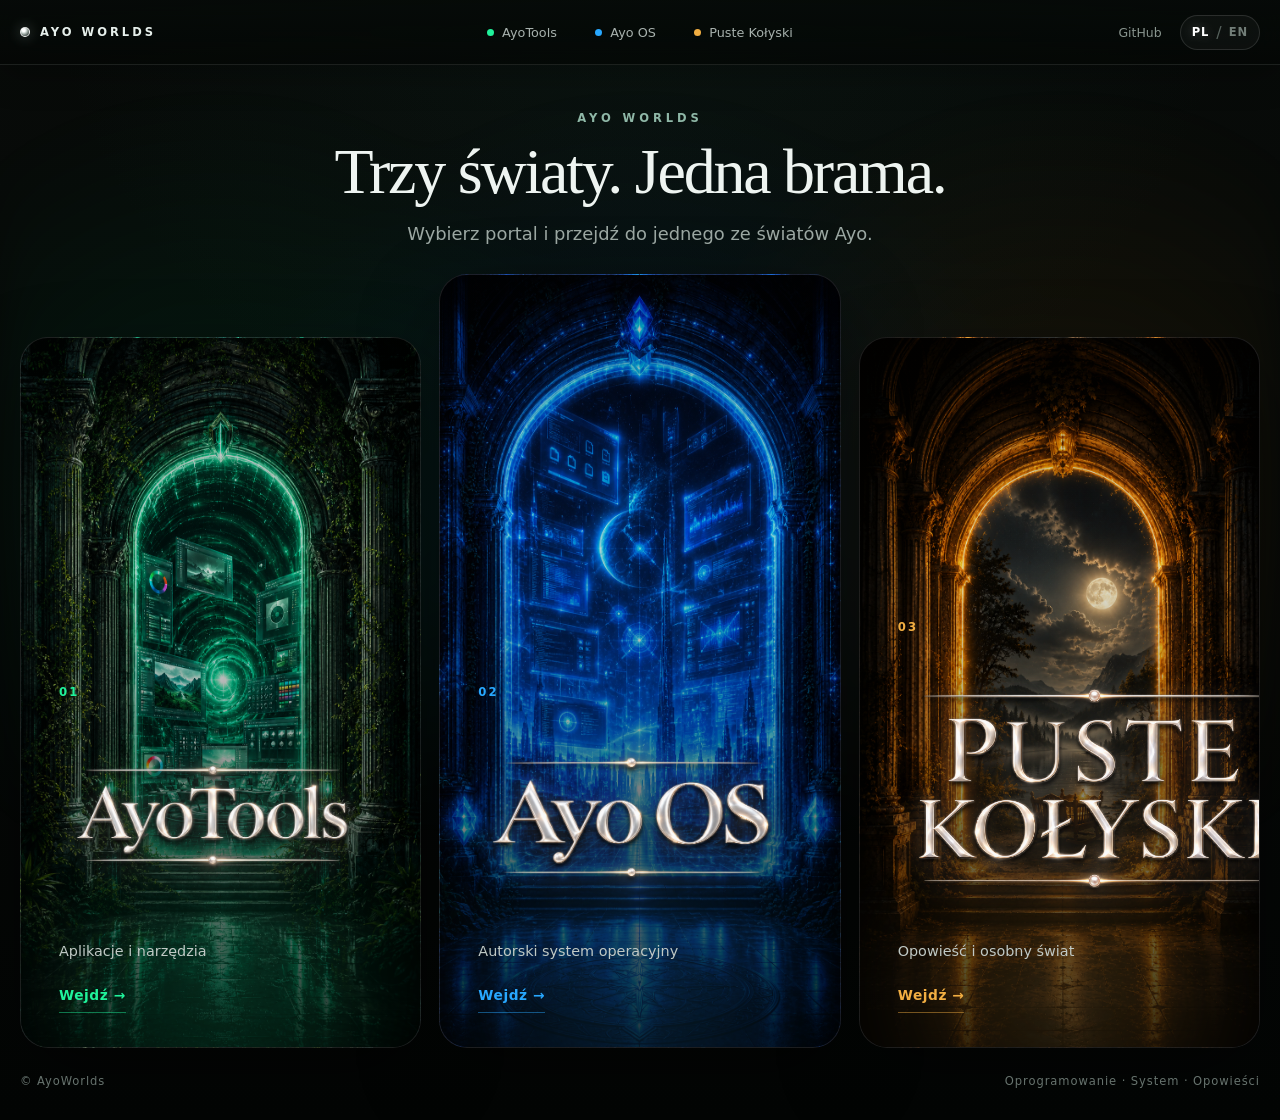
<file: index.html>
<!DOCTYPE html>
<html lang="pl">
<head>
    <meta charset="UTF-8">
    <meta name="viewport" content="width=device-width, initial-scale=1.0">
    <meta name="description" content="AyoWorlds — portal connecting Ayo Apps, AyoOS and Puste Kołyski.">
    <meta name="theme-color" content="#050706">
    <title>AyoWorlds</title>
    <link rel="stylesheet" href="style.css?v=20260823-2341">
    <link rel="stylesheet" href="topbar.css?v=20260823-2346">
    <link rel="stylesheet" href="title-scale.css?v=20260823-2308">
    <link rel="stylesheet" href="title-contrast.css?v=20260823-2330">
</head>
<body id="top">
    <div class="ambient" aria-hidden="true"></div>

    <nav class="topbar" aria-label="Główna nawigacja" data-i18n-aria="navAria">
        <div class="topbar-inner">
            <a class="topbar-brand" href="#top" aria-label="AyoWorlds">
                <span class="brand-orb" aria-hidden="true"></span>
                <span>AYO WORLDS</span>
            </a>

            <div class="world-nav" aria-label="Światy Ayo" data-i18n-aria="worldNavAria">
                <a href="#ayotools"><span class="nav-dot nav-dot-apps" aria-hidden="true"></span>AyoTools</a>
                <a href="ayoos.html"><span class="nav-dot nav-dot-os" aria-hidden="true"></span>Ayo OS</a>
                <a href="puste-kolyski.html"><span class="nav-dot nav-dot-cradles" aria-hidden="true"></span>Puste Kołyski</a>
            </div>

            <div class="topbar-actions">
                <a class="github-link" href="https://github.com/Klucznik26/AyoWorlds" target="_blank" rel="noopener noreferrer">GitHub</a>
                <div class="language-switch" role="group" aria-label="Wybór języka" data-i18n-aria="languageAria">
                    <button type="button" class="language-button is-active" data-lang="pl" aria-pressed="true">PL</button>
                    <span aria-hidden="true">/</span>
                    <button type="button" class="language-button" data-lang="en" aria-pressed="false">EN</button>
                </div>
            </div>
        </div>
    </nav>

    <header class="hero">
        <p class="eyebrow">AYO WORLDS</p>
        <h1 data-i18n="heroTitle">Trzy światy. Jedna brama.</h1>
        <p class="lead" data-i18n="lead">Wybierz portal i przejdź do jednego ze światów Ayo.</p>
    </header>

    <main class="worlds" aria-label="Światy Ayo" data-i18n-aria="worldsAria">
        <a id="ayotools" class="world world-apps" href="https://klucznik26.github.io/AyoWWW/" aria-label="Otwórz AyoTools" data-i18n-aria="appsAria">
            <span class="world-glow" aria-hidden="true"></span>
            <span class="world-copy">
                <span class="world-number">01</span>
                <img class="world-title-image world-title-apps" src="assets/portals/PerlaAyoTools.png" alt="AyoTools">
                <small data-i18n="appsDescription">Aplikacje i narzędzia</small>
                <span class="enter"><span data-i18n="enter">Wejdź</span> <span aria-hidden="true">→</span></span>
            </span>
        </a>

        <a id="ayoos" class="world world-os" href="ayoos.html" aria-label="Otwórz AyoOS" data-i18n-aria="osAria">
            <span class="world-glow" aria-hidden="true"></span>
            <span class="world-copy">
                <span class="world-number">02</span>
                <img class="world-title-image world-title-os" src="assets/portals/PerlaAyoOS.png" alt="Ayo OS">
                <small data-i18n="osDescription">Autorski system operacyjny</small>
                <span class="enter"><span data-i18n="enter">Wejdź</span> <span aria-hidden="true">→</span></span>
            </span>
        </a>

        <a id="puste-kolyski" class="world world-cradles" href="puste-kolyski.html" aria-label="Otwórz Puste Kołyski" data-i18n-aria="cradlesAria">
            <span class="world-glow" aria-hidden="true"></span>
            <span class="world-copy">
                <span class="world-number">03</span>
                <img class="world-title-image world-title-cradles" src="assets/portals/PerlaPusteKolyski.png" alt="Puste Kołyski">
                <small data-i18n="cradlesDescription">Opowieść i osobny świat</small>
                <span class="enter"><span data-i18n="enter">Wejdź</span> <span aria-hidden="true">→</span></span>
            </span>
        </a>
    </main>

    <footer>
        <span>© AyoWorlds</span>
        <span data-i18n="footerTagline">Oprogramowanie · System · Opowieści</span>
    </footer>

    <script src="script.js?v=20260824-0032"></script>
</body>
</html>
</file>
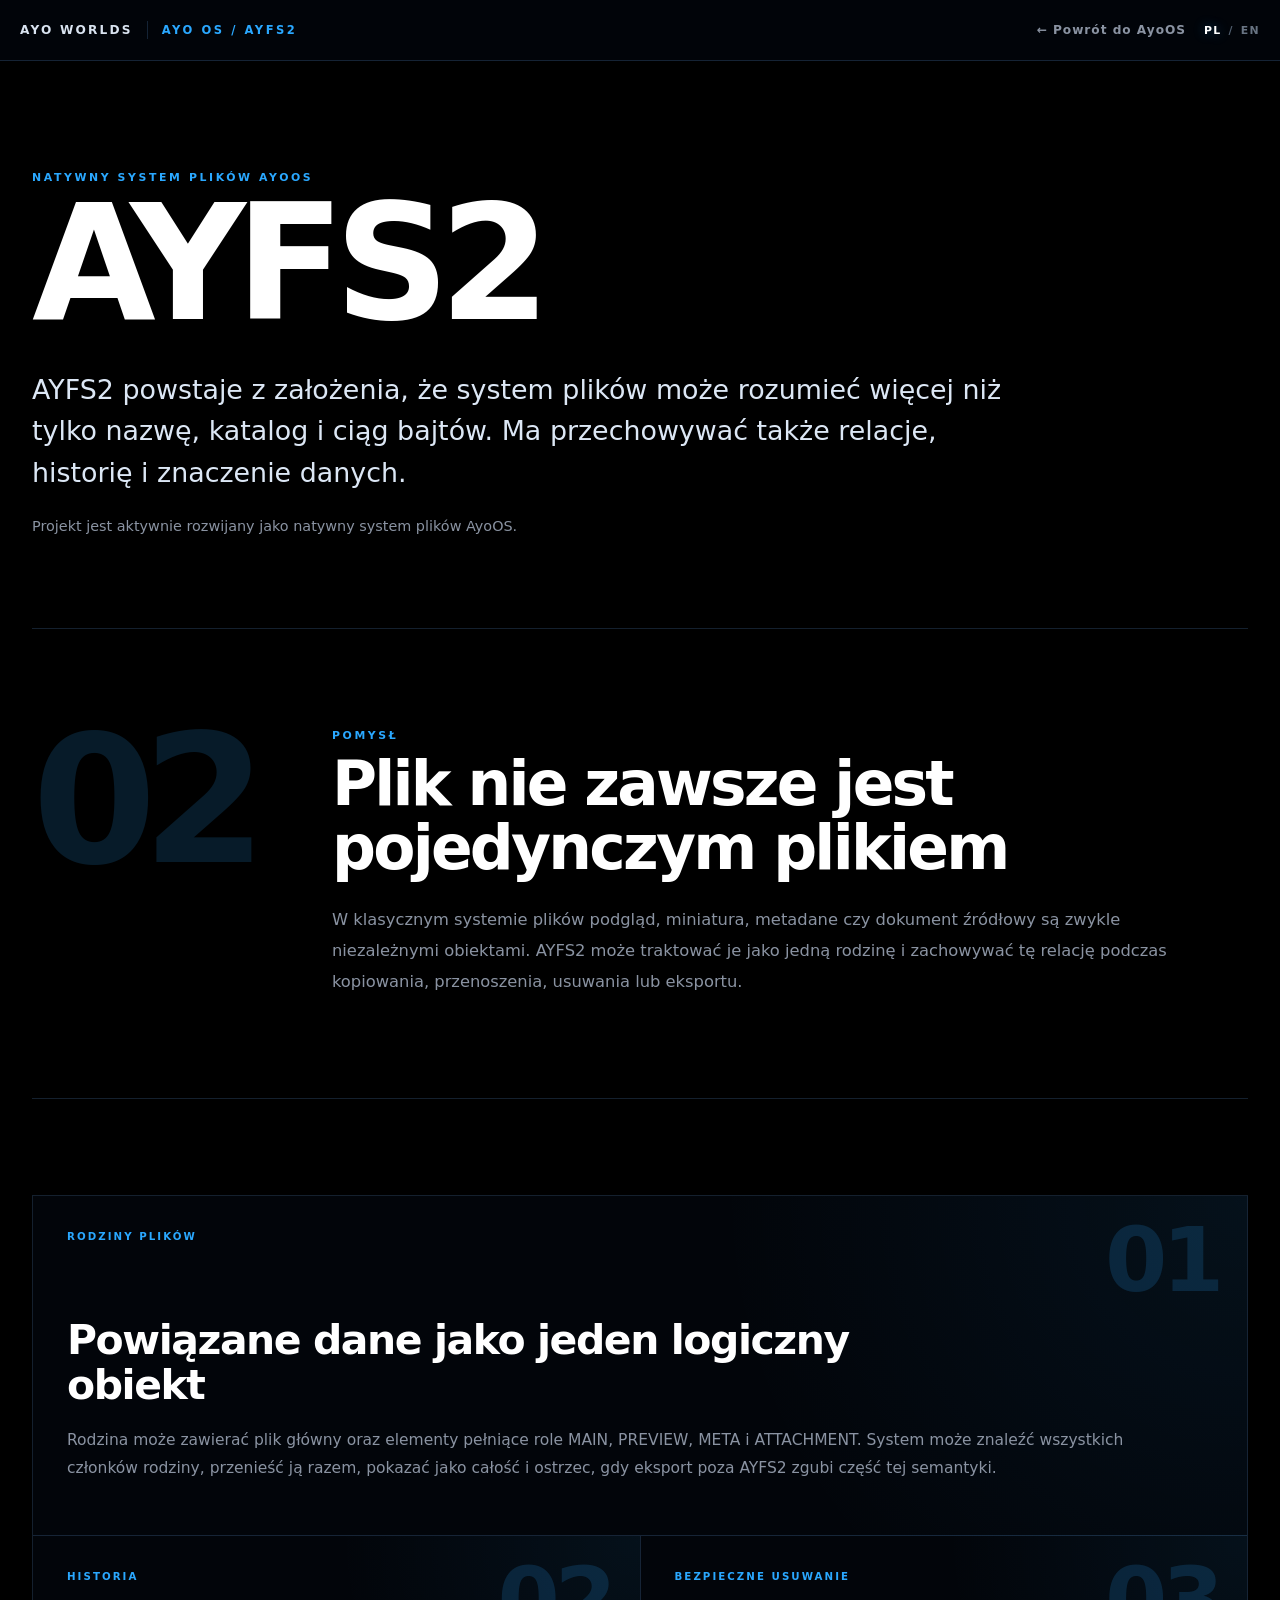
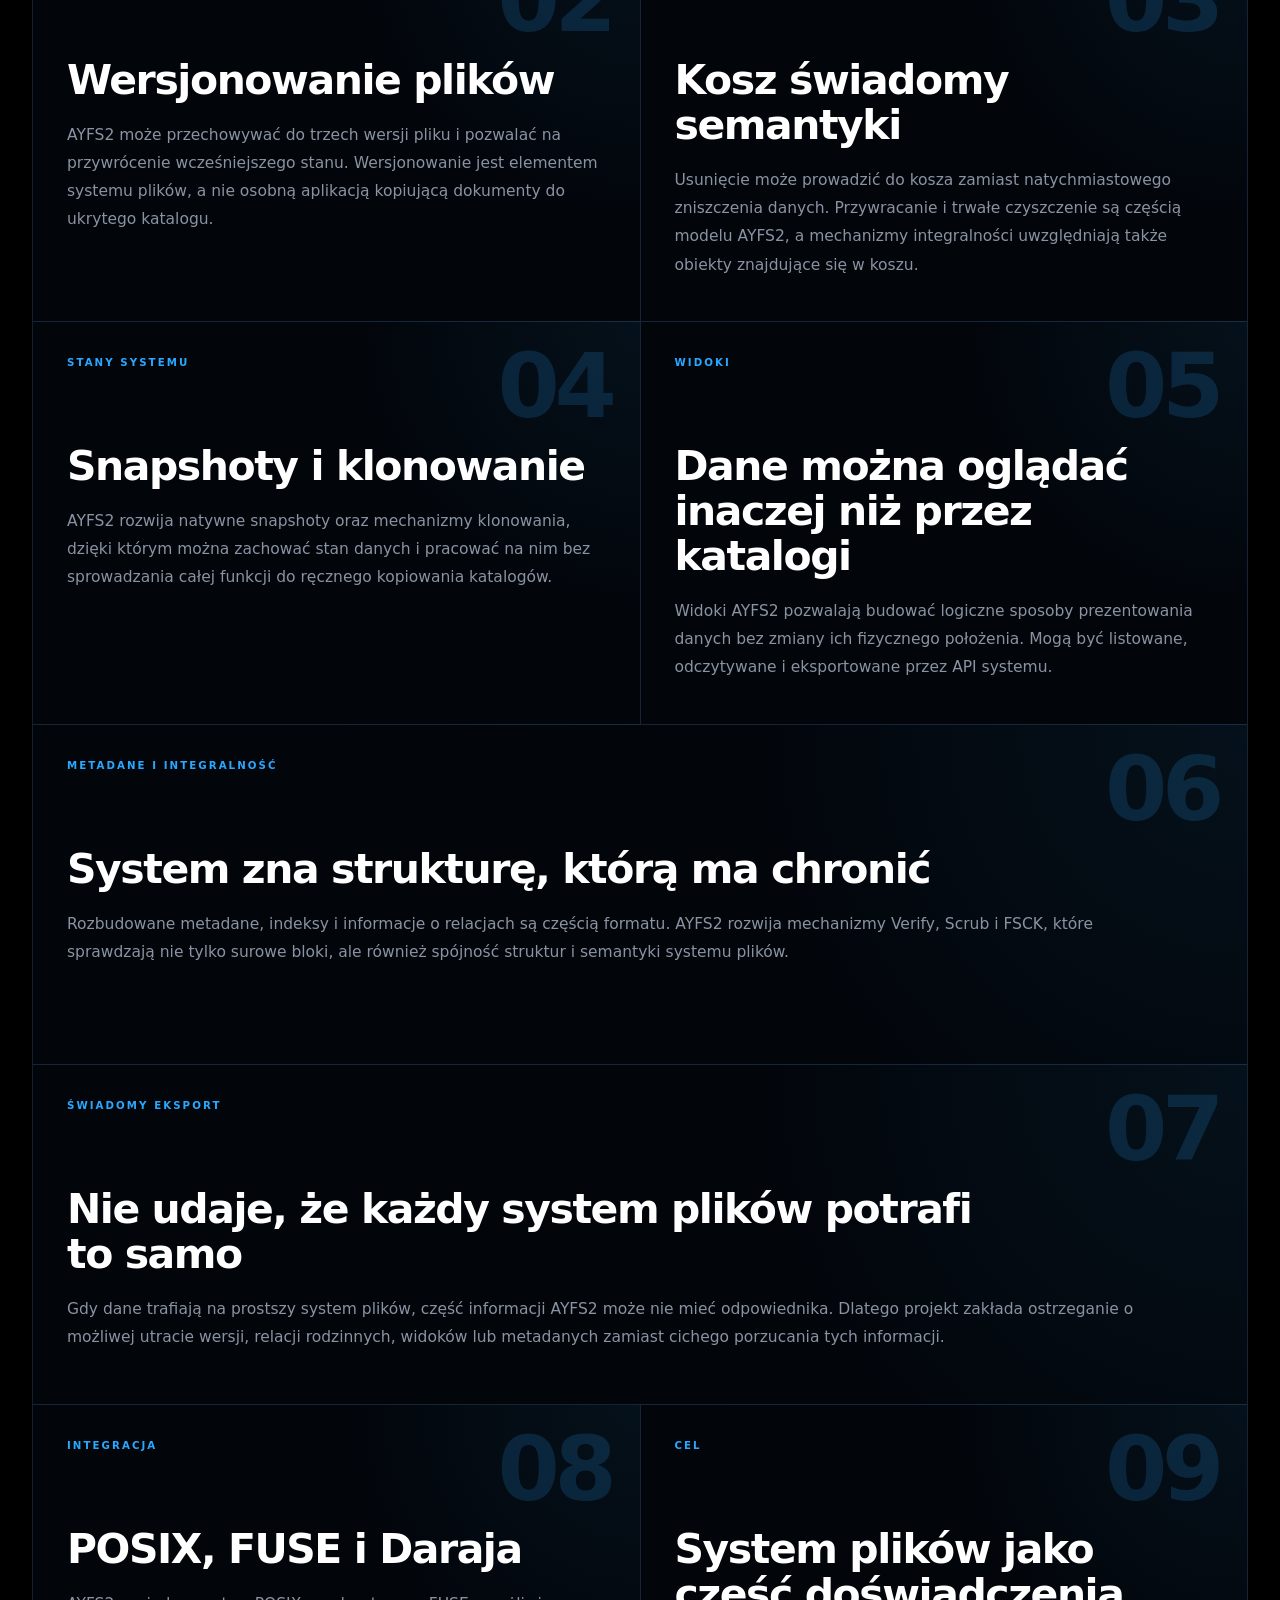
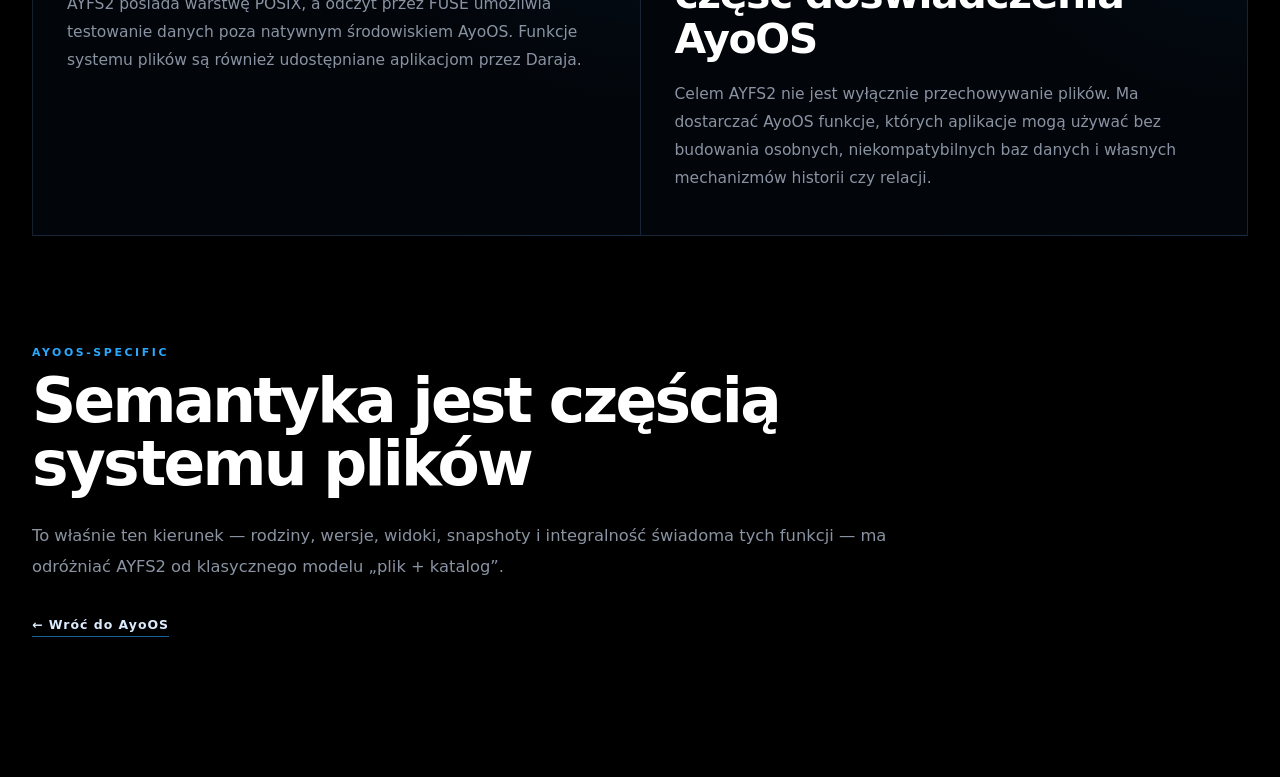
<file: ayfs2.html>
<!DOCTYPE html>
<html lang="pl">
<head>
    <meta charset="UTF-8">
    <meta name="viewport" content="width=device-width, initial-scale=1.0">
    <meta name="description" content="AYFS2 — autorski system plików AyoOS z wersjonowaniem, rodzinami plików, snapshotami i semantyką wykraczającą poza klasyczne przechowywanie danych.">
    <meta name="theme-color" content="#000000">
    <title>AYFS2 — AyoOS</title>
    <link rel="stylesheet" href="ayoos.css?v=20260902-1258">
    <link rel="stylesheet" href="ayfs2.css?v=20260902-1258">
</head>
<body>
    <nav class="os-topbar" aria-label="Nawigacja AYFS2" data-i18n-aria="navAria">
        <div class="os-topbar-inner">
            <a class="os-brand" href="index.html">AYO WORLDS</a>
            <span class="os-divider" aria-hidden="true"></span>
            <span class="os-world-name">AYO OS / AYFS2</span>

            <div class="os-topbar-actions">
                <a class="os-back" href="ayoos.html" data-i18n="back">← Powrót do AyoOS</a>
                <div class="os-language-switch" role="group" aria-label="Wybór języka" data-i18n-aria="languageAria">
                    <button type="button" class="language-button is-active" data-lang="pl" aria-pressed="true">PL</button>
                    <span aria-hidden="true">/</span>
                    <button type="button" class="language-button" data-lang="en" aria-pressed="false">EN</button>
                </div>
            </div>
        </div>
    </nav>

    <main class="ayfs-page">
        <header class="ayfs-hero">
            <span class="os-section-kicker" data-i18n="kicker">NATYWNY SYSTEM PLIKÓW AYOOS</span>
            <h1>AYFS2</h1>
            <p class="ayfs-hero-lead" data-i18n="heroLead">
                AYFS2 powstaje z założenia, że system plików może rozumieć więcej niż tylko nazwę, katalog i ciąg bajtów. Ma przechowywać także relacje, historię i znaczenie danych.
            </p>
            <p class="ayfs-hero-note" data-i18n="heroNote">Projekt jest aktywnie rozwijany jako natywny system plików AyoOS.</p>
        </header>

        <section class="ayfs-manifesto" aria-labelledby="ayfs-idea-title">
            <span class="ayfs-big-number" aria-hidden="true">02</span>
            <div>
                <span class="os-section-kicker" data-i18n="ideaKicker">POMYSŁ</span>
                <h2 id="ayfs-idea-title" data-i18n="ideaTitle">Plik nie zawsze jest pojedynczym plikiem</h2>
                <p data-i18n="ideaText">
                    W klasycznym systemie plików podgląd, miniatura, metadane czy dokument źródłowy są zwykle niezależnymi obiektami. AYFS2 może traktować je jako jedną rodzinę i zachowywać tę relację podczas kopiowania, przenoszenia, usuwania lub eksportu.
                </p>
            </div>
        </section>

        <section class="ayfs-feature-grid" aria-label="Najważniejsze cechy AYFS2" data-i18n-aria="featuresAria">
            <article class="ayfs-card ayfs-card-wide">
                <span class="ayfs-index">01</span>
                <span class="ayfs-tag" data-i18n="familiesTag">RODZINY PLIKÓW</span>
                <h2 data-i18n="familiesTitle">Powiązane dane jako jeden logiczny obiekt</h2>
                <p data-i18n="familiesText">
                    Rodzina może zawierać plik główny oraz elementy pełniące role MAIN, PREVIEW, META i ATTACHMENT. System może znaleźć wszystkich członków rodziny, przenieść ją razem, pokazać jako całość i ostrzec, gdy eksport poza AYFS2 zgubi część tej semantyki.
                </p>
            </article>

            <article class="ayfs-card">
                <span class="ayfs-index">02</span>
                <span class="ayfs-tag" data-i18n="versionsTag">HISTORIA</span>
                <h2 data-i18n="versionsTitle">Wersjonowanie plików</h2>
                <p data-i18n="versionsText">
                    AYFS2 może przechowywać do trzech wersji pliku i pozwalać na przywrócenie wcześniejszego stanu. Wersjonowanie jest elementem systemu plików, a nie osobną aplikacją kopiującą dokumenty do ukrytego katalogu.
                </p>
            </article>

            <article class="ayfs-card">
                <span class="ayfs-index">03</span>
                <span class="ayfs-tag" data-i18n="trashTag">BEZPIECZNE USUWANIE</span>
                <h2 data-i18n="trashTitle">Kosz świadomy semantyki</h2>
                <p data-i18n="trashText">
                    Usunięcie może prowadzić do kosza zamiast natychmiastowego zniszczenia danych. Przywracanie i trwałe czyszczenie są częścią modelu AYFS2, a mechanizmy integralności uwzględniają także obiekty znajdujące się w koszu.
                </p>
            </article>

            <article class="ayfs-card">
                <span class="ayfs-index">04</span>
                <span class="ayfs-tag" data-i18n="snapshotsTag">STANY SYSTEMU</span>
                <h2 data-i18n="snapshotsTitle">Snapshoty i klonowanie</h2>
                <p data-i18n="snapshotsText">
                    AYFS2 rozwija natywne snapshoty oraz mechanizmy klonowania, dzięki którym można zachować stan danych i pracować na nim bez sprowadzania całej funkcji do ręcznego kopiowania katalogów.
                </p>
            </article>

            <article class="ayfs-card">
                <span class="ayfs-index">05</span>
                <span class="ayfs-tag" data-i18n="viewsTag">WIDOKI</span>
                <h2 data-i18n="viewsTitle">Dane można oglądać inaczej niż przez katalogi</h2>
                <p data-i18n="viewsText">
                    Widoki AYFS2 pozwalają budować logiczne sposoby prezentowania danych bez zmiany ich fizycznego położenia. Mogą być listowane, odczytywane i eksportowane przez API systemu.
                </p>
            </article>

            <article class="ayfs-card ayfs-card-wide">
                <span class="ayfs-index">06</span>
                <span class="ayfs-tag" data-i18n="metadataTag">METADANE I INTEGRALNOŚĆ</span>
                <h2 data-i18n="metadataTitle">System zna strukturę, którą ma chronić</h2>
                <p data-i18n="metadataText">
                    Rozbudowane metadane, indeksy i informacje o relacjach są częścią formatu. AYFS2 rozwija mechanizmy Verify, Scrub i FSCK, które sprawdzają nie tylko surowe bloki, ale również spójność struktur i semantyki systemu plików.
                </p>
            </article>

            <article class="ayfs-card ayfs-card-wide">
                <span class="ayfs-index">07</span>
                <span class="ayfs-tag" data-i18n="exportTag">ŚWIADOMY EKSPORT</span>
                <h2 data-i18n="exportTitle">Nie udaje, że każdy system plików potrafi to samo</h2>
                <p data-i18n="exportText">
                    Gdy dane trafiają na prostszy system plików, część informacji AYFS2 może nie mieć odpowiednika. Dlatego projekt zakłada ostrzeganie o możliwej utracie wersji, relacji rodzinnych, widoków lub metadanych zamiast cichego porzucania tych informacji.
                </p>
            </article>

            <article class="ayfs-card">
                <span class="ayfs-index">08</span>
                <span class="ayfs-tag" data-i18n="interopTag">INTEGRACJA</span>
                <h2 data-i18n="interopTitle">POSIX, FUSE i Daraja</h2>
                <p data-i18n="interopText">
                    AYFS2 posiada warstwę POSIX, a odczyt przez FUSE umożliwia testowanie danych poza natywnym środowiskiem AyoOS. Funkcje systemu plików są również udostępniane aplikacjom przez Daraja.
                </p>
            </article>

            <article class="ayfs-card">
                <span class="ayfs-index">09</span>
                <span class="ayfs-tag" data-i18n="goalTag">CEL</span>
                <h2 data-i18n="goalTitle">System plików jako część doświadczenia AyoOS</h2>
                <p data-i18n="goalText">
                    Celem AYFS2 nie jest wyłącznie przechowywanie plików. Ma dostarczać AyoOS funkcje, których aplikacje mogą używać bez budowania osobnych, niekompatybilnych baz danych i własnych mechanizmów historii czy relacji.
                </p>
            </article>
        </section>

        <section class="ayfs-closing">
            <span class="os-section-kicker" data-i18n="closingKicker">AYOOS-SPECIFIC</span>
            <h2 data-i18n="closingTitle">Semantyka jest częścią systemu plików</h2>
            <p data-i18n="closingText">
                To właśnie ten kierunek — rodziny, wersje, widoki, snapshoty i integralność świadoma tych funkcji — ma odróżniać AYFS2 od klasycznego modelu „plik + katalog”.
            </p>
            <a class="ayfs-back-link" href="ayoos.html" data-i18n="bottomBack">← Wróć do AyoOS</a>
        </section>
    </main>

    <script src="ayfs2-i18n.js?v=20260902-1258"></script>
</body>
</html>
</file>
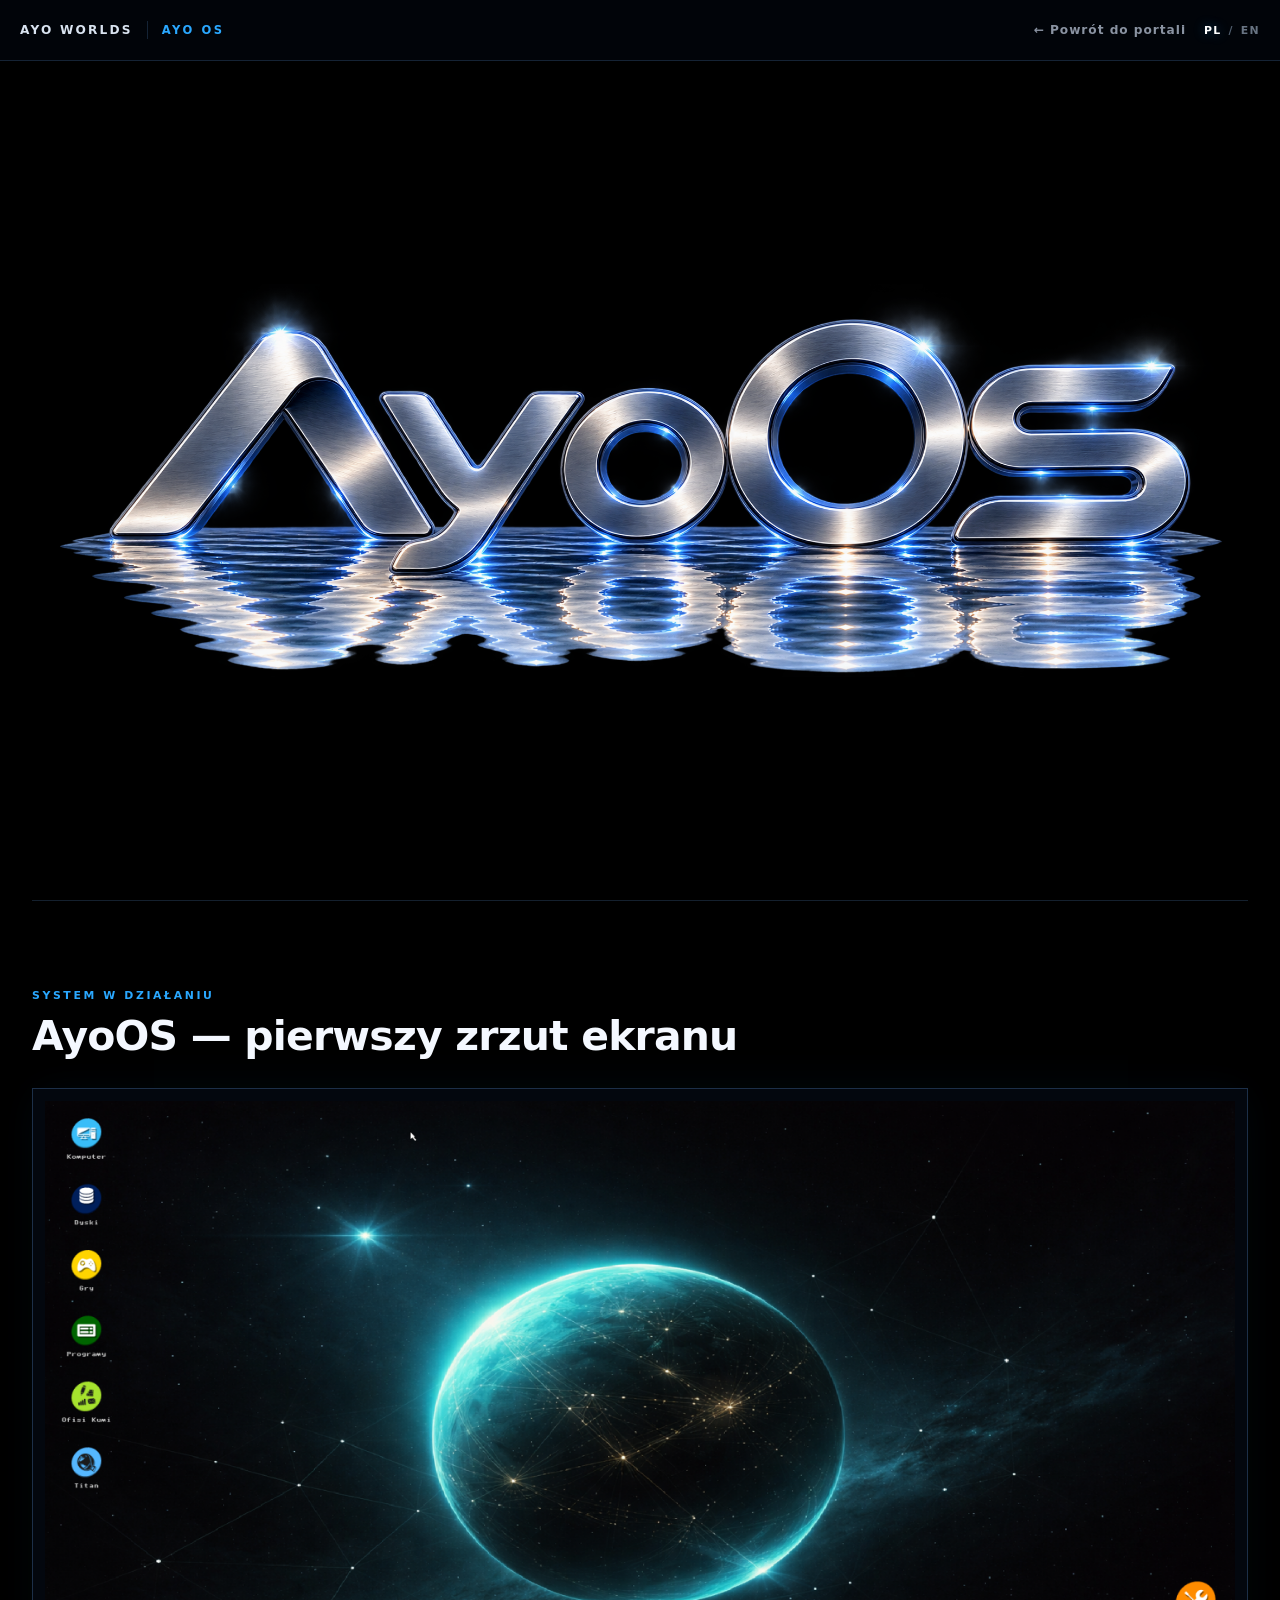
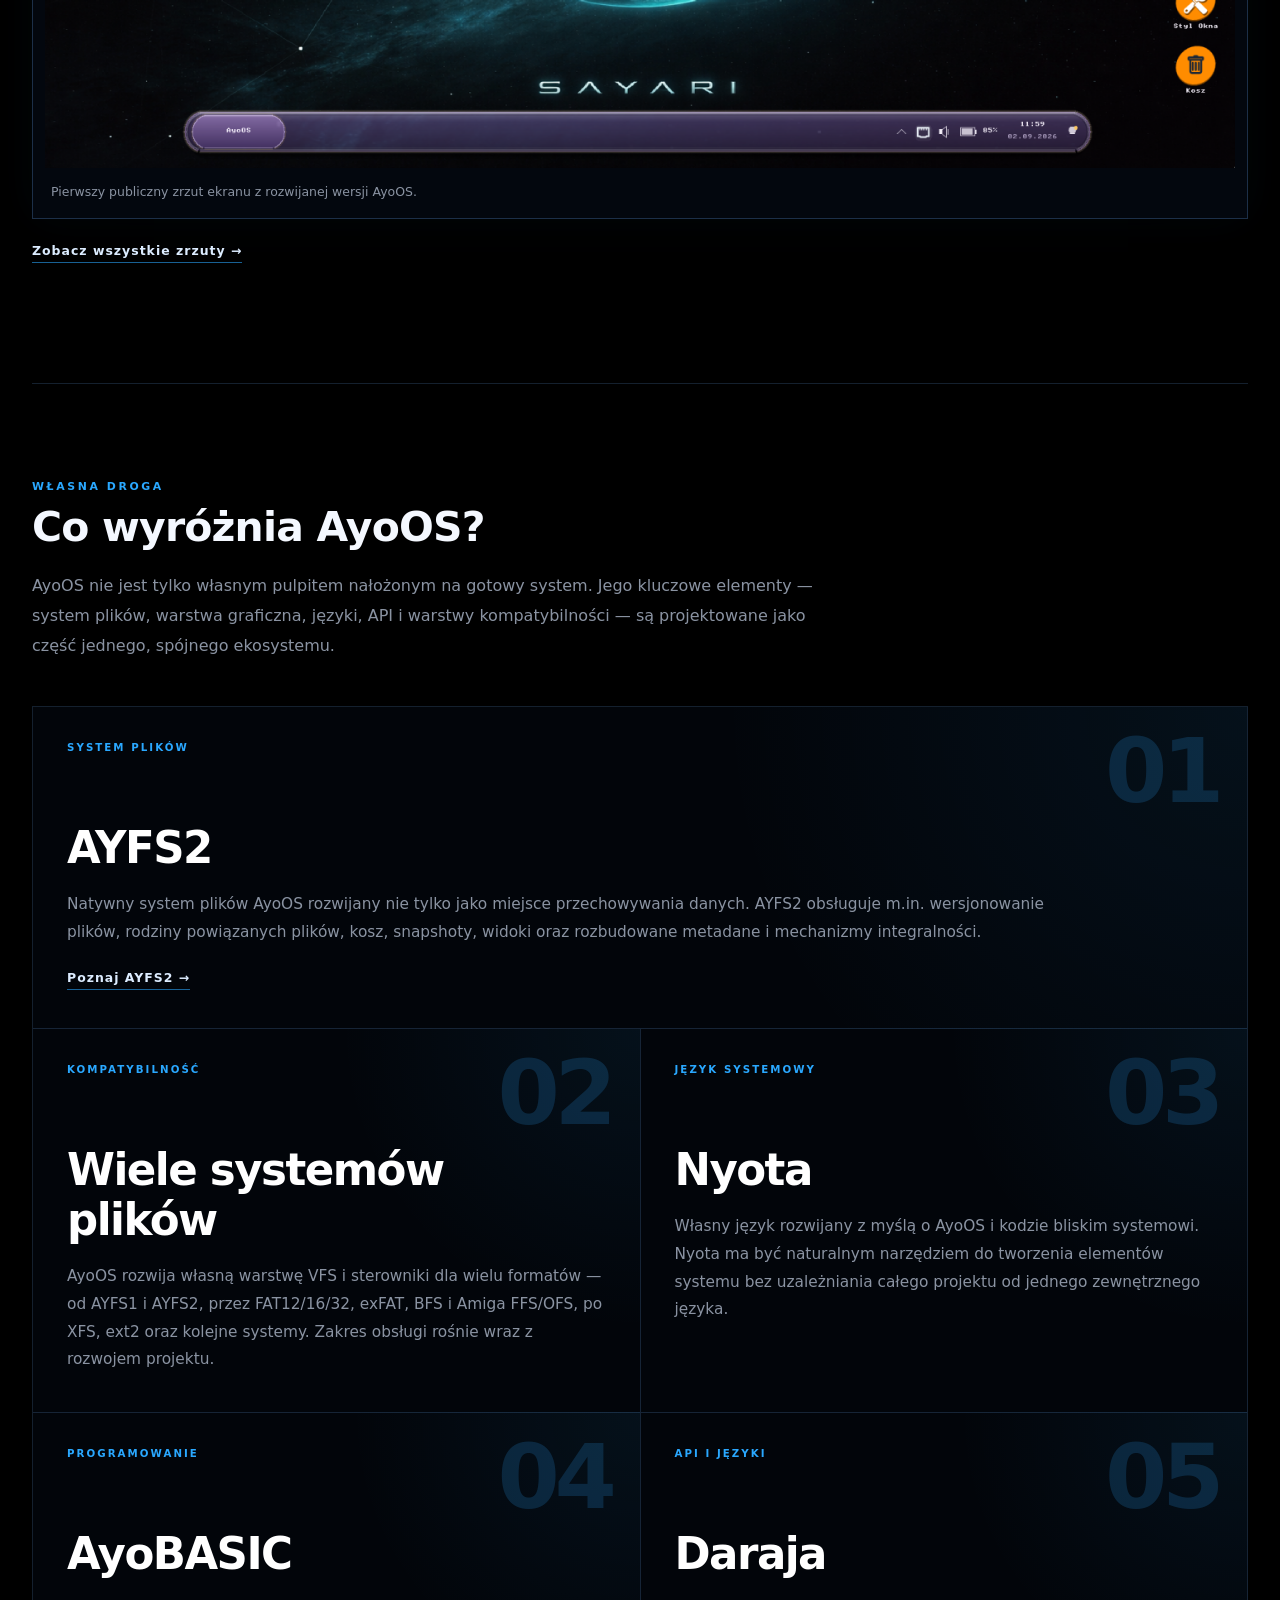
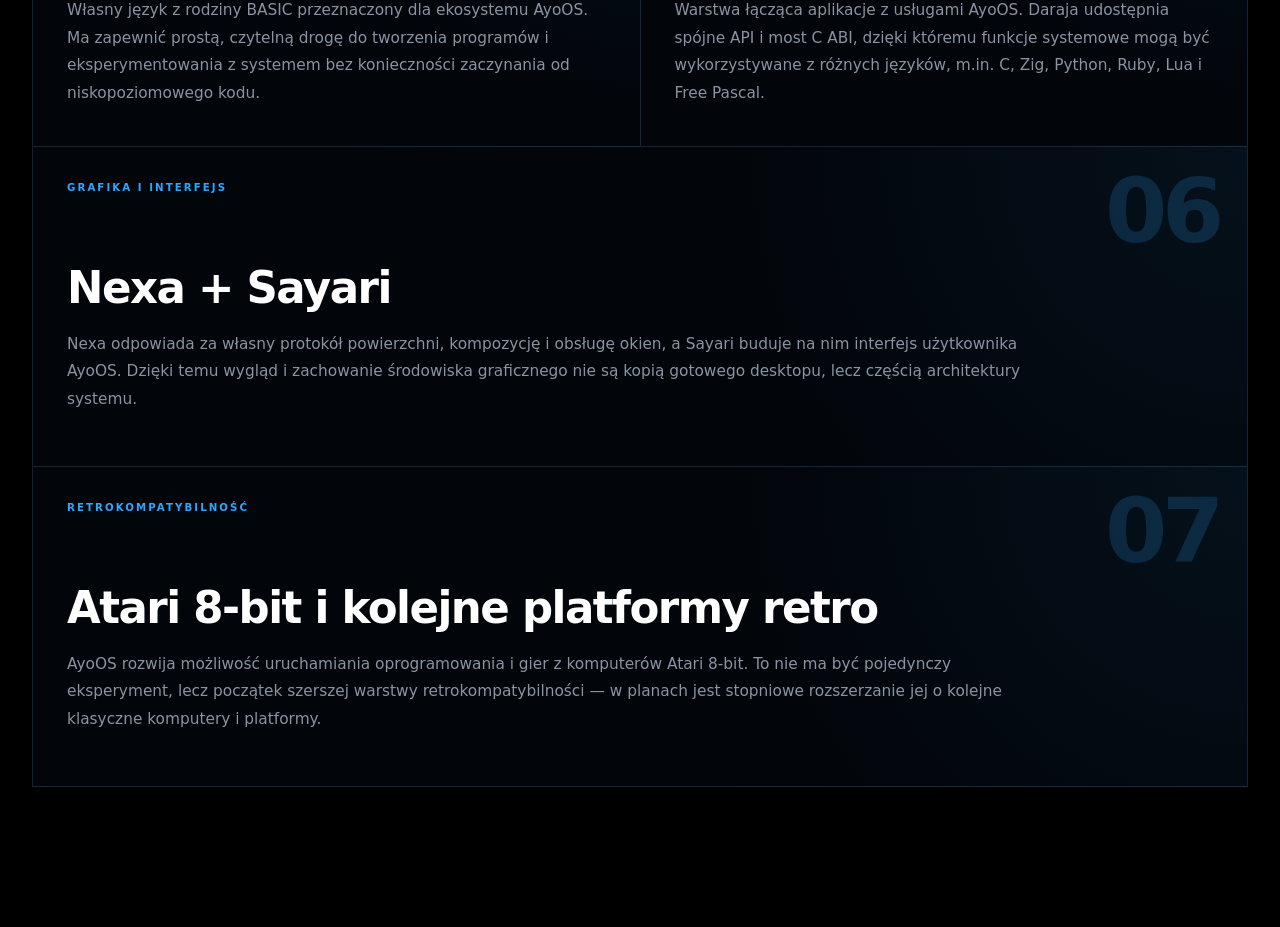
<file: ayoos.html>
<!DOCTYPE html>
<html lang="pl">
<head>
    <meta charset="UTF-8">
    <meta name="viewport" content="width=device-width, initial-scale=1.0">
    <meta name="description" content="AyoOS — świat systemu operacyjnego Ayo.">
    <meta name="theme-color" content="#000000">
    <title>AyoOS</title>
    <link rel="stylesheet" href="ayoos.css?v=20260902-1258">
</head>
<body>
    <nav class="os-topbar" aria-label="Nawigacja AyoOS" data-i18n-aria="navAria">
        <div class="os-topbar-inner">
            <a class="os-brand" href="index.html">AYO WORLDS</a>
            <span class="os-divider" aria-hidden="true"></span>
            <span class="os-world-name">AYO OS</span>

            <div class="os-topbar-actions">
                <a class="os-back" href="index.html" data-i18n="back">← Powrót do portali</a>
                <div class="os-language-switch" role="group" aria-label="Wybór języka" data-i18n-aria="languageAria">
                    <button type="button" class="language-button is-active" data-lang="pl" aria-pressed="true">PL</button>
                    <span aria-hidden="true">/</span>
                    <button type="button" class="language-button" data-lang="en" aria-pressed="false">EN</button>
                </div>
            </div>
        </div>
    </nav>

    <main class="os-page" aria-label="AyoOS">
        <section class="os-hero" aria-label="Logo AyoOS">
            <img class="os-logo" src="assets/portals/AyoOSlogos1.png" alt="AyoOS">
        </section>

        <section class="os-screenshot-section" aria-labelledby="os-screenshot-title">
            <div class="os-section-heading">
                <span class="os-section-kicker" data-i18n="screenshotKicker">SYSTEM W DZIAŁANIU</span>
                <h1 id="os-screenshot-title" data-i18n="screenshotTitle">AyoOS — pierwszy zrzut ekranu</h1>
            </div>

            <figure class="os-screenshot-frame">
                <img
                    class="os-screenshot"
                    src="assets/portals/AyoOS_00.png"
                    alt="Pierwszy zrzut ekranu systemu AyoOS"
                    data-i18n-alt="screenshotAlt"
                    loading="lazy"
                    decoding="async"
                >
                <figcaption data-i18n="screenshotCaption">Pierwszy publiczny zrzut ekranu z rozwijanej wersji AyoOS.</figcaption>
            </figure>

            <a class="os-gallery-link" href="screenshots.html" data-i18n="galleryLink">Zobacz wszystkie zrzuty →</a>
        </section>

        <section class="os-identity-section" aria-labelledby="os-identity-title">
            <div class="os-section-heading os-identity-heading">
                <span class="os-section-kicker" data-i18n="identityKicker">WŁASNA DROGA</span>
                <h2 id="os-identity-title" data-i18n="identityTitle">Co wyróżnia AyoOS?</h2>
                <p data-i18n="identityLead">
                    AyoOS nie jest tylko własnym pulpitem nałożonym na gotowy system. Jego kluczowe elementy — system plików, warstwa graficzna, języki, API i warstwy kompatybilności — są projektowane jako część jednego, spójnego ekosystemu.
                </p>
            </div>

            <div class="os-feature-grid">
                <article class="os-feature-card os-feature-card-wide">
                    <span class="os-feature-index">01</span>
                    <span class="os-feature-tag" data-i18n="ayfsTag">SYSTEM PLIKÓW</span>
                    <h3>AYFS2</h3>
                    <p data-i18n="ayfsText">
                        Natywny system plików AyoOS rozwijany nie tylko jako miejsce przechowywania danych. AYFS2 obsługuje m.in. wersjonowanie plików, rodziny powiązanych plików, kosz, snapshoty, widoki oraz rozbudowane metadane i mechanizmy integralności.
                    </p>
                    <a class="os-feature-link" href="ayfs2.html" data-i18n="ayfsLink">Poznaj AYFS2 →</a>
                </article>

                <article class="os-feature-card">
                    <span class="os-feature-index">02</span>
                    <span class="os-feature-tag" data-i18n="fsTag">KOMPATYBILNOŚĆ</span>
                    <h3 data-i18n="fsTitle">Wiele systemów plików</h3>
                    <p data-i18n="fsText">
                        AyoOS rozwija własną warstwę VFS i sterowniki dla wielu formatów — od AYFS1 i AYFS2, przez FAT12/16/32, exFAT, BFS i Amiga FFS/OFS, po XFS, ext2 oraz kolejne systemy. Zakres obsługi rośnie wraz z rozwojem projektu.
                    </p>
                </article>

                <article class="os-feature-card">
                    <span class="os-feature-index">03</span>
                    <span class="os-feature-tag" data-i18n="nyotaTag">JĘZYK SYSTEMOWY</span>
                    <h3>Nyota</h3>
                    <p data-i18n="nyotaText">
                        Własny język rozwijany z myślą o AyoOS i kodzie bliskim systemowi. Nyota ma być naturalnym narzędziem do tworzenia elementów systemu bez uzależniania całego projektu od jednego zewnętrznego języka.
                    </p>
                </article>

                <article class="os-feature-card">
                    <span class="os-feature-index">04</span>
                    <span class="os-feature-tag" data-i18n="basicTag">PROGRAMOWANIE</span>
                    <h3>AyoBASIC</h3>
                    <p data-i18n="basicText">
                        Własny język z rodziny BASIC przeznaczony dla ekosystemu AyoOS. Ma zapewnić prostą, czytelną drogę do tworzenia programów i eksperymentowania z systemem bez konieczności zaczynania od niskopoziomowego kodu.
                    </p>
                </article>

                <article class="os-feature-card">
                    <span class="os-feature-index">05</span>
                    <span class="os-feature-tag" data-i18n="darajaTag">API I JĘZYKI</span>
                    <h3>Daraja</h3>
                    <p data-i18n="darajaText">
                        Warstwa łącząca aplikacje z usługami AyoOS. Daraja udostępnia spójne API i most C ABI, dzięki któremu funkcje systemowe mogą być wykorzystywane z różnych języków, m.in. C, Zig, Python, Ruby, Lua i Free Pascal.
                    </p>
                </article>

                <article class="os-feature-card os-feature-card-wide">
                    <span class="os-feature-index">06</span>
                    <span class="os-feature-tag" data-i18n="guiTag">GRAFIKA I INTERFEJS</span>
                    <h3>Nexa + Sayari</h3>
                    <p data-i18n="guiText">
                        Nexa odpowiada za własny protokół powierzchni, kompozycję i obsługę okien, a Sayari buduje na nim interfejs użytkownika AyoOS. Dzięki temu wygląd i zachowanie środowiska graficznego nie są kopią gotowego desktopu, lecz częścią architektury systemu.
                    </p>
                </article>

                <article class="os-feature-card os-feature-card-wide">
                    <span class="os-feature-index">07</span>
                    <span class="os-feature-tag" data-i18n="retroTag">RETROKOMPATYBILNOŚĆ</span>
                    <h3 data-i18n="retroTitle">Atari 8-bit i kolejne platformy retro</h3>
                    <p data-i18n="retroText">
                        AyoOS rozwija możliwość uruchamiania oprogramowania i gier z komputerów Atari 8-bit. To nie ma być pojedynczy eksperyment, lecz początek szerszej warstwy retrokompatybilności — w planach jest stopniowe rozszerzanie jej o kolejne klasyczne komputery i platformy.
                    </p>
                </article>
            </div>
        </section>
    </main>

    <script src="ayoos-i18n.js?v=20260902-1258"></script>
</body>
</html>
</file>
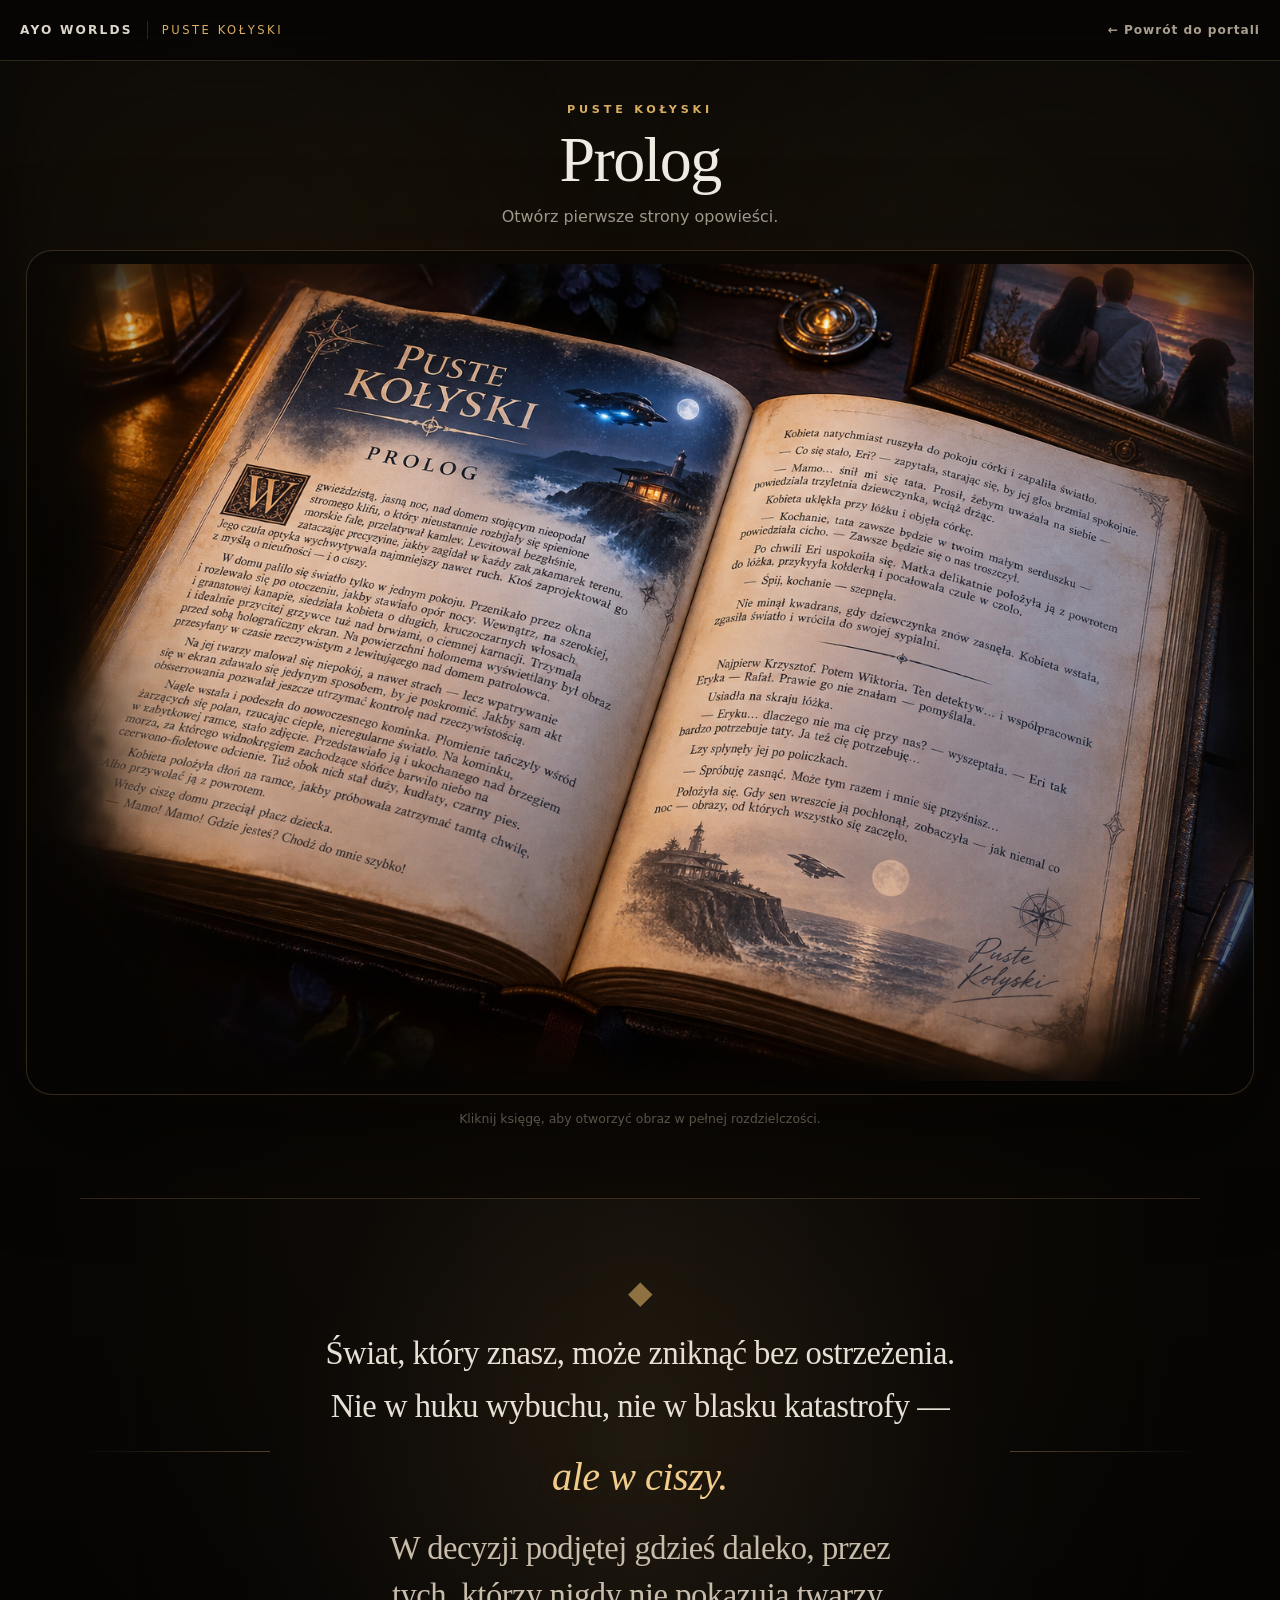
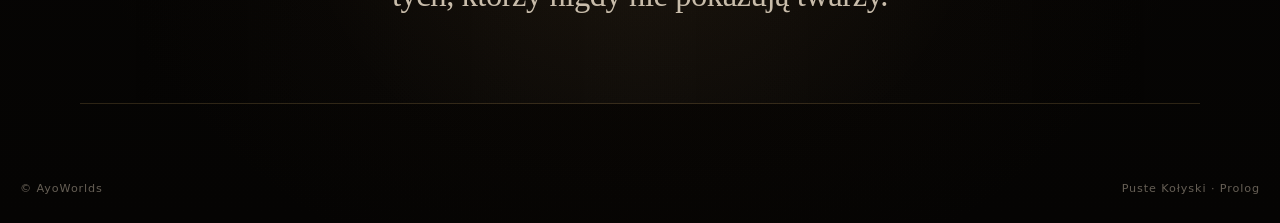
<file: puste-kolyski.html>
<!DOCTYPE html>
<html lang="pl">
<head>
    <meta charset="UTF-8">
    <meta name="viewport" content="width=device-width, initial-scale=1.0">
    <meta name="description" content="Puste Kołyski — prolog.">
    <meta name="theme-color" content="#070604">
    <title>Puste Kołyski — Prolog</title>
    <link rel="stylesheet" href="puste-kolyski.css?v=20260824-0024">
</head>
<body>
    <div class="pk-ambient" aria-hidden="true"></div>

    <nav class="pk-topbar" aria-label="Nawigacja Pustych Kołysek">
        <div class="pk-topbar-inner">
            <a class="pk-brand" href="index.html">AYO WORLDS</a>
            <span class="pk-divider" aria-hidden="true"></span>
            <span class="pk-world-name">PUSTE KOŁYSKI</span>
            <a class="pk-back" href="index.html">← Powrót do portali</a>
        </div>
    </nav>

    <main class="pk-main">
        <header class="pk-heading">
            <p class="pk-kicker">PUSTE KOŁYSKI</p>
            <h1>Prolog</h1>
            <p>Otwórz pierwsze strony opowieści.</p>
        </header>

        <a class="book-stage" href="assets/portals/Prolof1.png" target="_blank" rel="noopener noreferrer" aria-label="Otwórz księgę w pełnym rozmiarze">
            <div class="book-image" role="img" aria-label="Otwarta księga z prologiem Pustych Kołysek"></div>
        </a>

        <p class="pk-hint">Kliknij księgę, aby otworzyć obraz w pełnej rozdzielczości.</p>

        <section class="pk-quote" aria-label="Fragment Pustych Kołysek">
            <span class="pk-quote-mark" aria-hidden="true">◆</span>
            <blockquote>
                <span class="pk-quote-line">Świat, który znasz, może zniknąć bez ostrzeżenia.</span>
                <span class="pk-quote-line">Nie w huku wybuchu, nie w blasku katastrofy —</span>
                <span class="pk-quote-silence">ale w ciszy.</span>
                <span class="pk-quote-line pk-quote-tail">W decyzji podjętej gdzieś daleko, przez tych, którzy nigdy nie pokazują twarzy.</span>
            </blockquote>
        </section>
    </main>

    <footer class="pk-footer">
        <span>© AyoWorlds</span>
        <span>Puste Kołyski · Prolog</span>
    </footer>
</body>
</html>
</file>
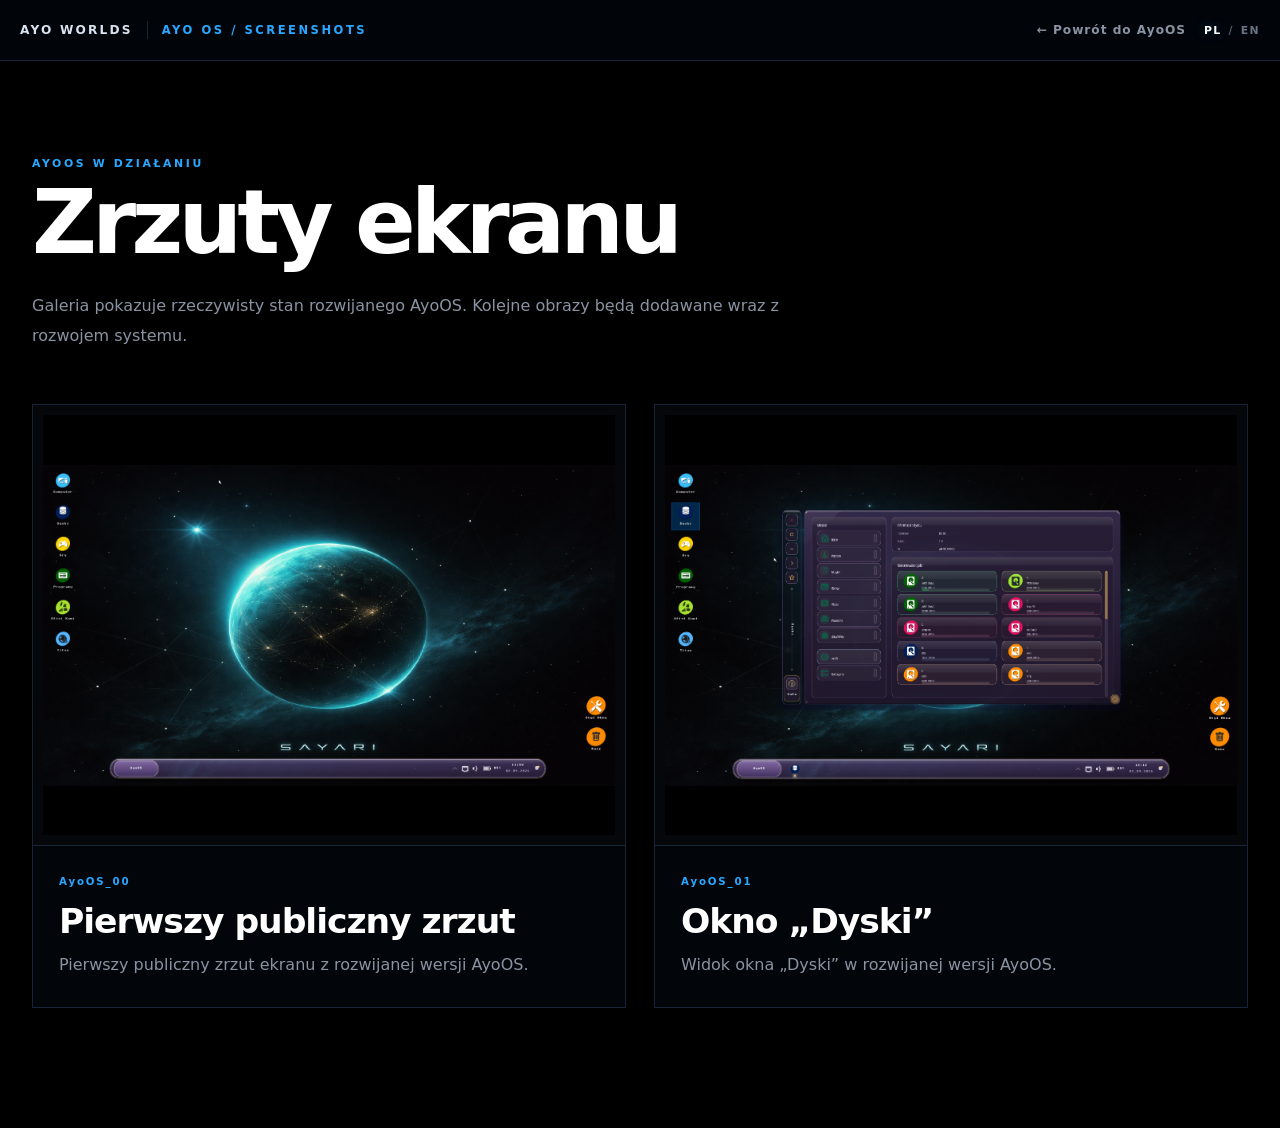
<file: screenshots.html>
<!DOCTYPE html>
<html lang="pl">
<head>
    <meta charset="UTF-8">
    <meta name="viewport" content="width=device-width, initial-scale=1.0">
    <meta name="description" content="Zrzuty ekranu AyoOS — zobacz rozwijany system w działaniu.">
    <meta name="theme-color" content="#000000">
    <title>Zrzuty ekranu — AyoOS</title>
    <link rel="stylesheet" href="ayoos.css?v=20260902-1258">
    <link rel="stylesheet" href="screenshots.css?v=20260902-1258">
</head>
<body>
    <nav class="os-topbar" aria-label="Nawigacja galerii AyoOS" data-i18n-aria="navAria">
        <div class="os-topbar-inner">
            <a class="os-brand" href="index.html">AYO WORLDS</a>
            <span class="os-divider" aria-hidden="true"></span>
            <span class="os-world-name">AYO OS / SCREENSHOTS</span>

            <div class="os-topbar-actions">
                <a class="os-back" href="ayoos.html" data-i18n="back">← Powrót do AyoOS</a>
                <div class="os-language-switch" role="group" aria-label="Wybór języka" data-i18n-aria="languageAria">
                    <button type="button" class="language-button is-active" data-lang="pl" aria-pressed="true">PL</button>
                    <span aria-hidden="true">/</span>
                    <button type="button" class="language-button" data-lang="en" aria-pressed="false">EN</button>
                </div>
            </div>
        </div>
    </nav>

    <main class="screens-page">
        <header class="screens-header">
            <span class="os-section-kicker" data-i18n="kicker">AYOOS W DZIAŁANIU</span>
            <h1 data-i18n="title">Zrzuty ekranu</h1>
            <p data-i18n="lead">Galeria pokazuje rzeczywisty stan rozwijanego AyoOS. Kolejne obrazy będą dodawane wraz z rozwojem systemu.</p>
        </header>

        <section class="screens-grid" aria-label="Galeria zrzutów ekranu AyoOS" data-i18n-aria="galleryAria">
            <article class="screen-card">
                <button class="screen-image-button" type="button" data-screen-image="assets/portals/AyoOS_00.png" data-alt-key="screen0Alt" aria-label="Powiększ pierwszy zrzut ekranu AyoOS" data-i18n-aria="screen0Open">
                    <img src="assets/portals/AyoOS_00.png" alt="Pierwszy publiczny zrzut ekranu AyoOS" data-i18n-alt="screen0Alt" loading="lazy" decoding="async">
                </button>
                <div class="screen-copy">
                    <span class="screen-number">AyoOS_00</span>
                    <h2 data-i18n="screen0Title">Pierwszy publiczny zrzut</h2>
                    <p data-i18n="screen0Caption">Pierwszy publiczny zrzut ekranu z rozwijanej wersji AyoOS.</p>
                </div>
            </article>

            <article class="screen-card">
                <button class="screen-image-button" type="button" data-screen-image="AyoOS_01.png" data-alt-key="screen1Alt" aria-label="Powiększ zrzut okna Dyski w AyoOS" data-i18n-aria="screen1Open">
                    <img src="AyoOS_01.png" alt="Okno Dyski w AyoOS" data-i18n-alt="screen1Alt" loading="lazy" decoding="async">
                </button>
                <div class="screen-copy">
                    <span class="screen-number">AyoOS_01</span>
                    <h2 data-i18n="screen1Title">Okno „Dyski”</h2>
                    <p data-i18n="screen1Caption">Widok okna „Dyski” w rozwijanej wersji AyoOS.</p>
                </div>
            </article>
        </section>
    </main>

    <div class="screen-lightbox" aria-hidden="true">
        <div class="screen-lightbox-dialog" role="dialog" aria-modal="true" aria-label="Powiększony zrzut ekranu" data-i18n-aria="lightboxAria">
            <button class="screen-lightbox-close" type="button" aria-label="Zamknij podgląd" data-i18n-aria="closeAria">×</button>
            <img class="screen-lightbox-image" alt="">
        </div>
    </div>

    <script src="screenshots.js?v=20260902-1258"></script>
</body>
</html>
</file>
<file: style.css>
* {
    box-sizing: border-box;
}

:root {
    color-scheme: dark;
    --bg: #050706;
    --text: #eef4f1;
    --muted: #9da9a4;
    --line: rgba(255,255,255,.11);
}

html {
    min-height: 100%;
    background: var(--bg);
    scroll-behavior: smooth;
    scroll-padding-top: 88px;
}

body {
    margin: 0;
    min-height: 100vh;
    overflow-x: hidden;
    font-family: Inter, "Segoe UI", system-ui, -apple-system, sans-serif;
    color: var(--text);
    background:
        radial-gradient(circle at 50% -10%, rgba(30,90,75,.14), transparent 38rem),
        linear-gradient(180deg, #080b09 0%, #030504 100%);
}

body::before {
    content: "";
    position: fixed;
    inset: 0;
    pointer-events: none;
    opacity: .22;
    background-image:
        linear-gradient(rgba(255,255,255,.025) 1px, transparent 1px),
        linear-gradient(90deg, rgba(255,255,255,.025) 1px, transparent 1px);
    background-size: 46px 46px;
    mask-image: linear-gradient(to bottom, #000, transparent 85%);
}

.ambient {
    position: fixed;
    inset: 0;
    pointer-events: none;
    background:
        radial-gradient(circle at 17% 54%, rgba(0,255,156,.08), transparent 25rem),
        radial-gradient(circle at 50% 54%, rgba(0,140,255,.08), transparent 25rem),
        radial-gradient(circle at 83% 54%, rgba(255,170,40,.08), transparent 25rem);
    filter: blur(20px);
}

.topbar {
    position: sticky;
    top: 0;
    z-index: 1000;
    width: 100%;
    border-bottom: 1px solid rgba(255,255,255,.09);
    background: linear-gradient(180deg, rgba(6,10,8,.90), rgba(4,7,5,.76));
    box-shadow: 0 10px 34px rgba(0,0,0,.24);
    backdrop-filter: blur(18px) saturate(130%);
    -webkit-backdrop-filter: blur(18px) saturate(130%);
}

.topbar-inner {
    width: min(1560px, calc(100% - 40px));
    min-height: 62px;
    margin: 0 auto;
    display: grid;
    grid-template-columns: minmax(190px, 1fr) auto minmax(190px, 1fr);
    align-items: center;
    gap: 24px;
}

.topbar a {
    text-decoration: none;
}

.topbar-brand {
    width: max-content;
    display: inline-flex;
    align-items: center;
    gap: 10px;
    color: #dce7e2;
    font-size: .72rem;
    font-weight: 800;
    letter-spacing: .26em;
    transition: color .25s ease, text-shadow .25s ease;
}

.topbar-brand:hover,
.topbar-brand:focus-visible {
    color: #fff;
    text-shadow: 0 0 16px rgba(230,255,246,.25);
    outline: none;
}

.brand-orb {
    width: 9px;
    height: 9px;
    border: 1px solid rgba(255,255,255,.72);
    border-radius: 50%;
    background: radial-gradient(circle at 34% 28%, #fff 0 18%, #d9e2de 32%, #66716c 66%, #1d2421 100%);
    box-shadow: 0 0 12px rgba(220,240,232,.26);
}

.world-nav {
    display: flex;
    align-items: center;
    justify-content: center;
    gap: clamp(18px, 3vw, 40px);
}

.world-nav a {
    display: inline-flex;
    align-items: center;
    gap: 8px;
    color: #9eaaa5;
    font-size: .8rem;
    white-space: nowrap;
    transition: color .25s ease, transform .25s ease;
}

.world-nav a:hover,
.world-nav a:focus-visible {
    color: #f2f7f5;
    transform: translateY(-1px);
    outline: none;
}

.nav-dot {
    width: 7px;
    height: 7px;
    border-radius: 50%;
    background: currentColor;
    transition: box-shadow .25s ease, transform .25s ease;
}

.nav-dot-apps {
    color: #20f29b;
}

.nav-dot-os {
    color: #28a8ff;
}

.nav-dot-cradles {
    color: #f1ae42;
}

.world-nav a:hover .nav-dot,
.world-nav a:focus-visible .nav-dot {
    transform: scale(1.22);
    box-shadow: 0 0 13px currentColor;
}

.topbar-actions {
    display: flex;
    align-items: center;
    justify-content: flex-end;
    gap: 20px;
}

.github-link {
    color: #87948e;
    font-size: .78rem;
    transition: color .25s ease;
}

.github-link:hover,
.github-link:focus-visible {
    color: #f2f7f5;
    outline: none;
}

.language-switch {
    display: inline-flex;
    align-items: center;
    gap: 7px;
    padding: 7px 10px;
    border: 1px solid rgba(255,255,255,.10);
    border-radius: 999px;
    background: rgba(255,255,255,.025);
    color: #52605a;
}

.language-button {
    appearance: none;
    border: 0;
    padding: 0;
    background: transparent;
    color: #69756f;
    font: inherit;
    font-size: .72rem;
    font-weight: 800;
    letter-spacing: .08em;
    cursor: pointer;
    transition: color .25s ease, text-shadow .25s ease;
}

.language-button:hover,
.language-button:focus-visible {
    color: #c8d3ce;
    outline: none;
}

.language-button.is-active {
    color: #f4f7f6;
    text-shadow: 0 0 12px rgba(242,247,245,.24);
}

.hero {
    position: relative;
    z-index: 2;
    width: min(1500px, calc(100% - 48px));
    margin: 0 auto;
    padding: 46px 0 30px;
    text-align: center;
}

.eyebrow {
    margin: 0 0 10px;
    color: #8fb8a7;
    font-size: .72rem;
    font-weight: 800;
    letter-spacing: .34em;
}

.hero h1 {
    margin: 0;
    font-family: Georgia, "Times New Roman", serif;
    font-size: clamp(2.15rem, 5vw, 5rem);
    font-weight: 400;
    letter-spacing: -.035em;
}

.lead {
    margin: 14px auto 0;
    max-width: 720px;
    color: var(--muted);
    font-size: clamp(.95rem, 1.5vw, 1.12rem);
}

.worlds {
    position: relative;
    z-index: 2;
    width: min(1560px, calc(100% - 40px));
    margin: 0 auto;
    display: grid;
    grid-template-columns: repeat(3, minmax(0, 1fr));
    align-items: end;
    gap: 18px;
}

.world {
    --accent: #fff;
    position: relative;
    isolation: isolate;
    min-height: min(79vh, 900px);
    overflow: hidden;
    border: 1px solid var(--line);
    border-radius: 28px;
    text-decoration: none;
    color: var(--text);
    background-color: #0b0e0c;
    background-position: center;
    background-size: cover;
    box-shadow: 0 30px 80px rgba(0,0,0,.38);
    transform: translateZ(0);
    transition: transform .5s cubic-bezier(.2,.8,.2,1), border-color .5s ease, box-shadow .5s ease;
}

.world::before {
    content: "";
    position: absolute;
    inset: 0;
    z-index: -1;
    background:
        linear-gradient(to top, rgba(0,0,0,.86) 0%, rgba(0,0,0,.28) 40%, rgba(0,0,0,.04) 68%, rgba(0,0,0,.23) 100%);
}

.world::after {
    content: "";
    position: absolute;
    inset: 0;
    z-index: -1;
    opacity: 0;
    background: radial-gradient(circle at 50% 65%, color-mix(in srgb, var(--accent) 28%, transparent), transparent 48%);
    transition: opacity .45s ease;
}

.world-apps {
    --accent: #20f29b;
    background-image:
        linear-gradient(rgba(0,18,10,.12), rgba(0,18,10,.12)),
        url("assets/portals/AyoTools.png"),
        radial-gradient(circle at 50% 40%, #0a6344, #06130e 55%, #030504);
}

.world-os {
    --accent: #28a8ff;
    min-height: min(86vh, 980px);
    background-image:
        linear-gradient(rgba(0,10,28,.12), rgba(0,10,28,.12)),
        url("assets/portals/AyoOS.png"),
        radial-gradient(circle at 50% 40%, #094c88, #07111d 55%, #030504);
}

.world-cradles {
    --accent: #f1ae42;
    background-image:
        linear-gradient(rgba(20,11,0,.08), rgba(20,11,0,.08)),
        url("assets/portals/PKolyski.png"),
        radial-gradient(circle at 50% 40%, #875520, #171008 55%, #030504);
}

.world-glow {
    position: absolute;
    left: 12%;
    right: 12%;
    bottom: -10%;
    height: 36%;
    border-radius: 50%;
    pointer-events: none;
    opacity: .15;
    background: var(--accent);
    filter: blur(70px);
    transition: opacity .45s ease, transform .45s ease;
}

.world-copy {
    position: absolute;
    inset: auto 0 0;
    display: grid;
    gap: 7px;
    padding: 44px 38px 34px;
}

.world-number {
    color: var(--accent);
    font-size: .73rem;
    font-weight: 800;
    letter-spacing: .18em;
}

.world-title-image {
    display: block;
    width: min(88%, 390px);
    height: 92px;
    margin: 0;
    object-fit: contain;
    object-position: left center;
    filter: drop-shadow(0 4px 14px rgba(0,0,0,.78));
}

.world-title-cradles {
    width: min(78%, 350px);
    height: 118px;
}

.world-copy small {
    color: #c0c9c5;
    font-size: .9rem;
}

.enter {
    width: max-content;
    margin-top: 12px;
    padding: 9px 0;
    color: var(--accent);
    font-size: .86rem;
    font-weight: 800;
    letter-spacing: .04em;
    border-bottom: 1px solid color-mix(in srgb, var(--accent) 45%, transparent);
}

.world:hover,
.world:focus-visible {
    transform: translateY(-10px) scale(1.012);
    border-color: color-mix(in srgb, var(--accent) 65%, transparent);
    box-shadow: 0 38px 100px rgba(0,0,0,.52), 0 0 36px color-mix(in srgb, var(--accent) 12%, transparent);
    outline: none;
}

.world:hover::after,
.world:focus-visible::after {
    opacity: 1;
}

.world:hover .world-glow,
.world:focus-visible .world-glow {
    opacity: .27;
    transform: scale(1.12);
}

footer {
    position: relative;
    z-index: 2;
    width: min(1560px, calc(100% - 40px));
    margin: 0 auto;
    padding: 26px 0 32px;
    display: flex;
    justify-content: space-between;
    gap: 20px;
    color: #67736e;
    font-size: .72rem;
    letter-spacing: .08em;
}

@media (max-width: 980px) {
    .topbar-inner {
        grid-template-columns: 1fr auto;
        gap: 16px;
    }

    .world-nav {
        display: none;
    }

    .hero {
        padding-top: 42px;
    }

    .worlds {
        grid-template-columns: 1fr;
        max-width: 680px;
    }

    .world,
    .world-os {
        min-height: 72vh;
    }
}

@media (max-width: 560px) {
    .topbar-inner,
    .hero,
    .worlds,
    footer {
        width: min(100% - 24px, 680px);
    }

    .topbar-inner {
        min-height: 56px;
    }

    .topbar-brand {
        font-size: .65rem;
        letter-spacing: .20em;
    }

    .github-link {
        display: none;
    }

    .topbar-actions {
        gap: 10px;
    }

    .hero {
        padding: 34px 0 24px;
    }

    .world,
    .world-os {
        min-height: 68vh;
        border-radius: 22px;
    }

    .world-copy {
        padding: 34px 24px 24px;
    }

    .world-title-image {
        width: min(92%, 360px);
        height: 84px;
    }

    .world-title-cradles {
        width: min(82%, 320px);
        height: 108px;
    }

    footer {
        flex-direction: column;
        align-items: center;
        text-align: center;
    }
}

@media (prefers-reduced-motion: reduce) {
    html {
        scroll-behavior: auto;
    }

    *, *::before, *::after {
        scroll-behavior: auto !important;
        transition: none !important;
    }
}
</file>
<file: topbar.css>
.topbar {
    position: sticky;
    top: 0;
    z-index: 1000;
    width: 100%;
    border-bottom: 1px solid rgba(255,255,255,.09);
    background: linear-gradient(180deg, rgba(6,10,8,.94), rgba(4,7,5,.82));
    box-shadow: 0 10px 34px rgba(0,0,0,.28);
    backdrop-filter: blur(18px) saturate(130%);
    -webkit-backdrop-filter: blur(18px) saturate(130%);
}

.topbar-inner {
    width: min(1560px, calc(100% - 40px));
    min-height: 64px;
    margin: 0 auto;
    display: grid;
    grid-template-columns: minmax(190px, 1fr) auto minmax(190px, 1fr);
    align-items: center;
    gap: 24px;
}

.topbar a {
    text-decoration: none;
}

.topbar-brand {
    width: max-content;
    display: inline-flex;
    align-items: center;
    gap: 10px;
    color: #e6efeb;
    font-size: .72rem;
    font-weight: 800;
    letter-spacing: .26em;
}

.brand-orb {
    width: 10px;
    height: 10px;
    border: 1px solid rgba(255,255,255,.78);
    border-radius: 50%;
    background: radial-gradient(circle at 34% 28%, #fff 0 18%, #d9e2de 32%, #66716c 66%, #1d2421 100%);
    box-shadow: 0 0 14px rgba(220,240,232,.32);
}

.world-nav {
    display: flex;
    align-items: center;
    justify-content: center;
    gap: clamp(18px, 3vw, 42px);
}

.world-nav a {
    display: inline-flex;
    align-items: center;
    gap: 8px;
    color: #a7b1ad;
    font-size: .8rem;
    white-space: nowrap;
    transition: color .25s ease, transform .25s ease;
}

.world-nav a:hover,
.world-nav a:focus-visible {
    color: #fff;
    transform: translateY(-1px);
    outline: none;
}

.nav-dot {
    width: 7px;
    height: 7px;
    border-radius: 50%;
    background: currentColor;
    transition: box-shadow .25s ease, transform .25s ease;
}

.nav-dot-apps { color: #20f29b; }
.nav-dot-os { color: #28a8ff; }
.nav-dot-cradles { color: #f1ae42; }

.world-nav a:hover .nav-dot,
.world-nav a:focus-visible .nav-dot {
    transform: scale(1.24);
    box-shadow: 0 0 14px currentColor;
}

.topbar-actions {
    display: flex;
    align-items: center;
    justify-content: flex-end;
    gap: 18px;
}

.github-link {
    color: #89958f;
    font-size: .78rem;
}

.github-link:hover,
.github-link:focus-visible {
    color: #fff;
    outline: none;
}

.language-switch {
    display: inline-flex;
    align-items: center;
    gap: 7px;
    padding: 7px 11px;
    border: 1px solid rgba(255,255,255,.12);
    border-radius: 999px;
    background: rgba(255,255,255,.035);
    color: #56615c;
}

.language-button {
    appearance: none;
    border: 0;
    padding: 0;
    background: transparent;
    color: #727e78;
    font: inherit;
    font-size: .72rem;
    font-weight: 800;
    letter-spacing: .08em;
    cursor: pointer;
}

.language-button:hover,
.language-button:focus-visible {
    color: #d8e0dc;
    outline: none;
}

.language-button.is-active {
    color: #fff;
    text-shadow: 0 0 12px rgba(255,255,255,.28);
}

@media (max-width: 980px) {
    .topbar-inner {
        grid-template-columns: 1fr auto;
        gap: 16px;
    }

    .world-nav {
        display: none;
    }
}

@media (max-width: 560px) {
    .topbar-inner {
        width: min(100% - 24px, 680px);
        min-height: 56px;
    }

    .topbar-brand {
        font-size: .65rem;
        letter-spacing: .20em;
    }

    .github-link {
        display: none;
    }

    .topbar-actions {
        gap: 10px;
    }
}
</file>
<file: title-scale.css>
.world-title-image {
    width: min(220%, 975px);
    height: 230px;
    max-width: none;
}

.world-title-cradles {
    width: min(195%, 875px);
    height: 295px;
}

@media (max-width: 560px) {
    .world-title-image {
        width: min(230%, 900px);
        height: 210px;
        max-width: none;
    }

    .world-title-cradles {
        width: min(205%, 800px);
        height: 270px;
    }
}
</file>
<file: title-contrast.css>
.world-copy {
    z-index: 3;
}

.world-title-image {
    filter:
        drop-shadow(0 3px 2px rgba(0, 0, 0, 0.92))
        drop-shadow(0 9px 18px rgba(0, 0, 0, 0.72))
        drop-shadow(0 0 10px rgba(255, 248, 232, 0.18));
}
</file>
<file: ayoos.css>
* {
    box-sizing: border-box;
}

:root {
    color-scheme: dark;
    --bg: #000;
    --text: #e9eef7;
    --muted: #8a93a2;
    --blue: #2aa8ff;
    --line: rgba(110, 175, 255, .18);
}

html,
body {
    margin: 0;
    min-height: 100%;
    background: var(--bg);
}

html {
    scroll-behavior: smooth;
}

body {
    min-height: 100vh;
    overflow-x: hidden;
    font-family: Inter, "Segoe UI", system-ui, -apple-system, sans-serif;
    color: var(--text);
    background: #000;
}

.os-topbar {
    position: sticky;
    top: 0;
    z-index: 10;
    width: 100%;
    border-bottom: 1px solid var(--line);
    background: rgba(2, 5, 10, .94);
    box-shadow: 0 10px 34px rgba(0,0,0,.38);
    backdrop-filter: blur(16px);
    -webkit-backdrop-filter: blur(16px);
}

.os-topbar-inner {
    width: min(1600px, calc(100% - 40px));
    min-height: 60px;
    margin: 0 auto;
    display: flex;
    align-items: center;
    gap: 14px;
}

.os-brand,
.os-back {
    color: #d9e3f0;
    text-decoration: none;
    font-size: .76rem;
    font-weight: 800;
    letter-spacing: .18em;
    transition: color .2s ease, text-shadow .2s ease;
}

.os-brand:hover,
.os-brand:focus-visible,
.os-back:hover,
.os-back:focus-visible {
    color: #fff;
    text-shadow: 0 0 14px rgba(42,168,255,.35);
    outline: none;
}

.os-divider {
    width: 1px;
    height: 18px;
    background: var(--line);
}

.os-world-name {
    color: var(--blue);
    font-size: .72rem;
    font-weight: 800;
    letter-spacing: .22em;
}

.os-topbar-actions {
    margin-left: auto;
    display: flex;
    align-items: center;
    gap: 18px;
}

.os-back {
    color: var(--muted);
    letter-spacing: .08em;
    font-weight: 700;
}

.os-language-switch {
    display: flex;
    align-items: center;
    gap: 7px;
    color: #526070;
    font-size: .68rem;
    font-weight: 800;
    letter-spacing: .12em;
}

.language-button {
    padding: 5px 0;
    border: 0;
    background: transparent;
    color: #687483;
    font: inherit;
    letter-spacing: inherit;
    cursor: pointer;
    transition: color .18s ease, text-shadow .18s ease;
}

.language-button:hover,
.language-button:focus-visible,
.language-button.is-active {
    color: #fff;
    text-shadow: 0 0 12px rgba(42,168,255,.42);
    outline: none;
}

.os-page {
    background: #000;
}

.os-hero {
    min-height: calc(100vh - 61px);
    padding: 4vh 4vw;
    display: flex;
    align-items: center;
    justify-content: center;
}

.os-logo {
    display: block;
    width: min(1320px, 92vw);
    max-height: calc(100vh - 120px);
    object-fit: contain;
    object-position: center;
}

.os-screenshot-section,
.os-identity-section {
    width: min(1600px, calc(100% - 64px));
    margin: 0 auto;
    border-top: 1px solid var(--line);
}

.os-screenshot-section {
    padding: 88px 0 120px;
}

.os-section-heading {
    margin-bottom: 28px;
}

.os-section-kicker {
    display: block;
    margin-bottom: 10px;
    color: var(--blue);
    font-size: .68rem;
    font-weight: 800;
    letter-spacing: .24em;
}

.os-section-heading h1,
.os-section-heading h2 {
    margin: 0;
    color: #f4f8ff;
    font-size: clamp(1.65rem, 3.2vw, 3rem);
    font-weight: 700;
    letter-spacing: -.02em;
}

.os-screenshot-frame {
    margin: 0;
    padding: 12px;
    border: 1px solid rgba(110, 175, 255, .24);
    background: rgba(4, 9, 16, .88);
    box-shadow: 0 28px 80px rgba(0, 0, 0, .48), 0 0 44px rgba(42, 168, 255, .05);
}

.os-screenshot {
    display: block;
    width: 100%;
    height: auto;
    background: #05070a;
}

.os-screenshot-frame figcaption {
    padding: 14px 6px 4px;
    color: var(--muted);
    font-size: .78rem;
    line-height: 1.6;
}

.os-gallery-link,
.os-feature-link {
    display: inline-flex;
    padding-bottom: 4px;
    border-bottom: 1px solid rgba(42,168,255,.58);
    color: #dcecff;
    text-decoration: none;
    font-size: .78rem;
    font-weight: 800;
    letter-spacing: .08em;
    transition: color .18s ease, border-color .18s ease, text-shadow .18s ease;
}

.os-gallery-link {
    margin-top: 24px;
}

.os-feature-link {
    position: relative;
    z-index: 1;
    margin-top: 24px;
}

.os-gallery-link:hover,
.os-gallery-link:focus-visible,
.os-feature-link:hover,
.os-feature-link:focus-visible {
    color: #fff;
    border-color: var(--blue);
    text-shadow: 0 0 14px rgba(42,168,255,.38);
    outline: none;
}

.os-identity-section {
    padding: 96px 0 140px;
}

.os-identity-heading {
    max-width: 900px;
    margin-bottom: 46px;
}

.os-identity-heading p {
    max-width: 820px;
    margin: 20px 0 0;
    color: var(--muted);
    font-size: 1rem;
    line-height: 1.85;
}

.os-feature-grid {
    display: grid;
    grid-template-columns: repeat(2, minmax(0, 1fr));
    border-top: 1px solid var(--line);
    border-left: 1px solid var(--line);
}

.os-feature-card {
    position: relative;
    min-height: 320px;
    padding: 34px 34px 38px;
    overflow: hidden;
    border-right: 1px solid var(--line);
    border-bottom: 1px solid var(--line);
    background:
        radial-gradient(circle at 100% 0%, rgba(42,168,255,.07), transparent 42%),
        rgba(3, 7, 13, .78);
}

.os-feature-card-wide {
    grid-column: span 2;
}

.os-feature-index {
    position: absolute;
    top: 24px;
    right: 28px;
    color: rgba(42,168,255,.18);
    font-size: clamp(3.6rem, 7vw, 6rem);
    font-weight: 800;
    line-height: .9;
    letter-spacing: -.06em;
    pointer-events: none;
}

.os-feature-tag {
    position: relative;
    z-index: 1;
    display: block;
    color: var(--blue);
    font-size: .64rem;
    font-weight: 800;
    letter-spacing: .2em;
}

.os-feature-card h3 {
    position: relative;
    z-index: 1;
    margin: 70px 0 18px;
    color: #fff;
    font-size: clamp(1.8rem, 3.4vw, 3.1rem);
    font-weight: 700;
    letter-spacing: -.035em;
}

.os-feature-card p {
    position: relative;
    z-index: 1;
    max-width: 760px;
    margin: 0;
    color: var(--muted);
    font-size: .96rem;
    line-height: 1.8;
}

.os-feature-card-wide p {
    max-width: 980px;
}

@media (max-width: 760px) {
    .os-topbar-inner {
        width: min(100% - 24px, 1600px);
        min-height: 56px;
        gap: 10px;
    }

    .os-divider,
    .os-world-name {
        display: none;
    }

    .os-brand,
    .os-back {
        font-size: .64rem;
    }

    .os-topbar-actions {
        gap: 12px;
    }

    .os-language-switch {
        gap: 5px;
        font-size: .62rem;
    }

    .os-hero {
        min-height: calc(100vh - 57px);
        padding: 24px 14px;
    }

    .os-logo {
        width: 96vw;
        max-height: calc(100vh - 110px);
    }

    .os-screenshot-section,
    .os-identity-section {
        width: min(100% - 28px, 1600px);
    }

    .os-screenshot-section {
        padding: 56px 0 72px;
    }

    .os-identity-section {
        padding: 64px 0 82px;
    }

    .os-section-heading {
        text-align: center;
    }

    .os-gallery-link {
        display: flex;
        width: fit-content;
        margin-left: auto;
        margin-right: auto;
    }

    .os-identity-heading {
        margin-left: auto;
        margin-right: auto;
    }

    .os-identity-heading p {
        margin-left: auto;
        margin-right: auto;
    }

    .os-screenshot-frame {
        padding: 7px;
    }

    .os-feature-grid {
        grid-template-columns: 1fr;
    }

    .os-feature-card,
    .os-feature-card-wide {
        grid-column: auto;
        min-height: 280px;
        padding: 28px 24px 32px;
    }

    .os-feature-card h3 {
        margin-top: 64px;
    }
}

@media (max-width: 480px) {
    .os-back {
        display: none;
    }
}
</file>
<file: ayfs2.css>
.ayfs-page {
    width: min(1600px, calc(100% - 64px));
    margin: 0 auto;
    padding-bottom: 120px;
}

.ayfs-hero {
    min-height: 62vh;
    display: flex;
    flex-direction: column;
    justify-content: center;
    padding: 110px 0 90px;
    border-bottom: 1px solid var(--line);
}

.ayfs-hero h1 {
    margin: 0;
    color: #fff;
    font-size: clamp(4.8rem, 13vw, 10rem);
    line-height: .88;
    letter-spacing: -.065em;
}

.ayfs-hero-lead {
    max-width: 980px;
    margin: 34px 0 0;
    color: #dce7f5;
    font-size: clamp(1.2rem, 2.1vw, 1.75rem);
    line-height: 1.55;
}

.ayfs-hero-note {
    max-width: 760px;
    margin: 20px 0 0;
    color: var(--muted);
    font-size: .9rem;
    line-height: 1.7;
}

.ayfs-manifesto {
    position: relative;
    display: grid;
    grid-template-columns: minmax(160px, 260px) minmax(0, 1fr);
    gap: 40px;
    padding: 100px 0;
    border-bottom: 1px solid var(--line);
}

.ayfs-big-number {
    color: rgba(42,168,255,.16);
    font-size: clamp(7rem, 14vw, 12rem);
    font-weight: 800;
    line-height: .8;
    letter-spacing: -.08em;
}

.ayfs-manifesto h2,
.ayfs-closing h2 {
    max-width: 980px;
    margin: 0;
    color: #fff;
    font-size: clamp(2.2rem, 4.8vw, 4.8rem);
    line-height: 1.03;
    letter-spacing: -.045em;
}

.ayfs-manifesto p,
.ayfs-closing p {
    max-width: 900px;
    margin: 26px 0 0;
    color: var(--muted);
    font-size: 1.02rem;
    line-height: 1.9;
}

.ayfs-feature-grid {
    display: grid;
    grid-template-columns: repeat(2, minmax(0, 1fr));
    margin-top: 96px;
    border-top: 1px solid var(--line);
    border-left: 1px solid var(--line);
}

.ayfs-card {
    position: relative;
    min-height: 340px;
    padding: 34px 34px 42px;
    overflow: hidden;
    border-right: 1px solid var(--line);
    border-bottom: 1px solid var(--line);
    background:
        radial-gradient(circle at 100% 0%, rgba(42,168,255,.07), transparent 42%),
        rgba(3, 7, 13, .78);
}

.ayfs-card-wide {
    grid-column: span 2;
}

.ayfs-index {
    position: absolute;
    top: 24px;
    right: 28px;
    color: rgba(42,168,255,.17);
    font-size: clamp(3.6rem, 7vw, 6rem);
    font-weight: 800;
    line-height: .9;
    letter-spacing: -.06em;
    pointer-events: none;
}

.ayfs-tag {
    position: relative;
    z-index: 1;
    display: block;
    color: var(--blue);
    font-size: .64rem;
    font-weight: 800;
    letter-spacing: .2em;
}

.ayfs-card h2 {
    position: relative;
    z-index: 1;
    max-width: 920px;
    margin: 76px 0 18px;
    color: #fff;
    font-size: clamp(1.8rem, 3.2vw, 3rem);
    line-height: 1.1;
    letter-spacing: -.035em;
}

.ayfs-card p {
    position: relative;
    z-index: 1;
    max-width: 790px;
    margin: 0;
    color: var(--muted);
    font-size: .97rem;
    line-height: 1.82;
}

.ayfs-card-wide p {
    max-width: 1080px;
}

.ayfs-closing {
    padding: 110px 0 20px;
}

.ayfs-back-link {
    display: inline-flex;
    margin-top: 34px;
    padding-bottom: 4px;
    border-bottom: 1px solid rgba(42,168,255,.58);
    color: #dcecff;
    text-decoration: none;
    font-size: .78rem;
    font-weight: 800;
    letter-spacing: .08em;
}

.ayfs-back-link:hover,
.ayfs-back-link:focus-visible {
    color: #fff;
    border-color: var(--blue);
    text-shadow: 0 0 14px rgba(42,168,255,.38);
    outline: none;
}

@media (max-width: 760px) {
    .ayfs-page {
        width: min(100% - 28px, 1600px);
        padding-bottom: 70px;
    }

    .ayfs-hero {
        min-height: auto;
        padding: 76px 0 64px;
        text-align: center;
    }

    .ayfs-hero-lead,
    .ayfs-hero-note {
        margin-left: auto;
        margin-right: auto;
    }

    .ayfs-manifesto {
        grid-template-columns: 1fr;
        gap: 18px;
        padding: 68px 0;
        text-align: center;
    }

    .ayfs-big-number {
        font-size: 6rem;
    }

    .ayfs-manifesto p,
    .ayfs-closing p {
        margin-left: auto;
        margin-right: auto;
    }

    .ayfs-feature-grid {
        grid-template-columns: 1fr;
        margin-top: 64px;
    }

    .ayfs-card,
    .ayfs-card-wide {
        grid-column: auto;
        min-height: 300px;
        padding: 28px 24px 34px;
    }

    .ayfs-card h2 {
        margin-top: 66px;
    }

    .ayfs-closing {
        padding-top: 76px;
        text-align: center;
    }
}
</file>
<file: puste-kolyski.css>
* {
    box-sizing: border-box;
}

:root {
    color-scheme: dark;
    --bg: #070604;
    --text: #f0ece4;
    --muted: #a89f91;
    --gold: #d9ad63;
    --line: rgba(235, 203, 145, .16);
}

html {
    min-height: 100%;
    background: var(--bg);
}

body {
    margin: 0;
    min-height: 100vh;
    overflow-x: hidden;
    font-family: Inter, "Segoe UI", system-ui, -apple-system, sans-serif;
    color: var(--text);
    background:
        radial-gradient(circle at 50% 28%, rgba(171, 104, 28, .10), transparent 34rem),
        radial-gradient(circle at 50% 72%, rgba(83, 48, 15, .12), transparent 38rem),
        linear-gradient(180deg, #0b0906 0%, #050403 100%);
}

body::before {
    content: "";
    position: fixed;
    inset: 0;
    pointer-events: none;
    opacity: .18;
    background-image:
        linear-gradient(rgba(255,255,255,.02) 1px, transparent 1px),
        linear-gradient(90deg, rgba(255,255,255,.02) 1px, transparent 1px);
    background-size: 48px 48px;
    mask-image: linear-gradient(to bottom, #000, transparent 92%);
}

.pk-ambient {
    position: fixed;
    inset: 0;
    pointer-events: none;
    background:
        radial-gradient(circle at 18% 30%, rgba(255, 178, 75, .05), transparent 24rem),
        radial-gradient(circle at 82% 34%, rgba(255, 205, 125, .04), transparent 28rem);
    filter: blur(24px);
}

.pk-topbar {
    position: sticky;
    top: 0;
    z-index: 10;
    border-bottom: 1px solid var(--line);
    background: rgba(7, 6, 4, .82);
    backdrop-filter: blur(18px);
    -webkit-backdrop-filter: blur(18px);
}

.pk-topbar-inner {
    width: min(1600px, calc(100% - 40px));
    min-height: 60px;
    margin: 0 auto;
    display: flex;
    align-items: center;
    gap: 14px;
}

.pk-brand,
.pk-back {
    color: #ddd6ca;
    text-decoration: none;
    font-size: .76rem;
    font-weight: 800;
    letter-spacing: .18em;
}

.pk-brand:hover,
.pk-back:hover,
.pk-brand:focus-visible,
.pk-back:focus-visible {
    color: #fff;
    outline: none;
}

.pk-divider {
    width: 1px;
    height: 18px;
    background: var(--line);
}

.pk-world-name {
    color: var(--gold);
    font-size: .72rem;
    letter-spacing: .22em;
}

.pk-back {
    margin-left: auto;
    color: #a99f90;
    letter-spacing: .08em;
    font-weight: 700;
}

.pk-main {
    position: relative;
    z-index: 1;
    width: min(1720px, calc(100% - 34px));
    margin: 0 auto;
    padding: 42px 0 28px;
    text-align: center;
}

.pk-heading {
    margin-bottom: 24px;
}

.pk-kicker {
    margin: 0 0 7px;
    color: var(--gold);
    font-size: .7rem;
    font-weight: 800;
    letter-spacing: .34em;
}

.pk-heading h1 {
    margin: 0;
    font-family: Georgia, "Times New Roman", serif;
    font-size: clamp(2.4rem, 5vw, 5rem);
    font-weight: 400;
    letter-spacing: -.025em;
}

.pk-heading p:last-child {
    margin: 10px 0 0;
    color: var(--muted);
}

.book-stage {
    position: relative;
    display: block;
    width: min(96vw, 1640px);
    min-height: clamp(430px, 66vw, 1040px);
    margin: 0 auto;
    overflow: hidden;
    border: 1px solid rgba(226, 183, 105, .20);
    border-radius: 26px;
    background:
        radial-gradient(circle at 50% 50%, rgba(170, 105, 31, .10), transparent 46%),
        rgba(8, 6, 4, .56);
    box-shadow:
        0 38px 110px rgba(0,0,0,.54),
        0 0 44px rgba(190, 124, 39, .05);
    text-decoration: none;
}

.book-image {
    position: absolute;
    inset: 0;
    background-image: url("assets/portals/Prolof1.png");
    background-repeat: no-repeat;
    background-position: center;
    background-size: contain;
    filter: drop-shadow(0 30px 32px rgba(0,0,0,.56));
    transition: transform .45s ease, filter .45s ease;
}

.book-stage:hover .book-image,
.book-stage:focus-visible .book-image {
    transform: scale(1.012);
    filter: drop-shadow(0 34px 38px rgba(0,0,0,.64)) brightness(1.025);
}

.book-stage:focus-visible {
    outline: 1px solid rgba(236, 201, 139, .62);
    outline-offset: 5px;
}

.pk-hint {
    margin: 16px 0 0;
    color: #857b6c;
    font-size: .78rem;
}

.pk-quote {
    position: relative;
    width: min(1120px, calc(100% - 32px));
    margin: 72px auto 34px;
    padding: clamp(44px, 6vw, 78px) clamp(26px, 7vw, 92px);
    overflow: hidden;
    border-top: 1px solid rgba(226, 183, 105, .18);
    border-bottom: 1px solid rgba(226, 183, 105, .18);
    background:
        radial-gradient(circle at 50% 50%, rgba(217, 173, 99, .07), transparent 58%),
        linear-gradient(90deg, transparent, rgba(255,255,255,.018) 50%, transparent);
}

.pk-quote::before,
.pk-quote::after {
    content: "";
    position: absolute;
    top: 50%;
    width: min(17vw, 190px);
    height: 1px;
    background: linear-gradient(90deg, transparent, rgba(217, 173, 99, .35));
}

.pk-quote::before {
    left: 0;
}

.pk-quote::after {
    right: 0;
    transform: rotate(180deg);
}

.pk-quote-mark {
    display: block;
    margin-bottom: 22px;
    color: rgba(217, 173, 99, .62);
    font-family: Georgia, "Times New Roman", serif;
    font-size: 2rem;
    line-height: 1;
}

.pk-quote blockquote {
    margin: 0;
    font-family: Georgia, "Times New Roman", serif;
    font-size: clamp(1.42rem, 2.55vw, 2.45rem);
    font-weight: 400;
    line-height: 1.46;
    letter-spacing: -.015em;
    color: #e7e0d5;
    text-wrap: balance;
}

.pk-quote-line {
    display: block;
    margin: .18em 0;
}

.pk-quote-silence {
    display: block;
    margin: .44em 0;
    color: #f1cc8a;
    font-size: 1.23em;
    font-style: italic;
    text-shadow: 0 0 26px rgba(217, 173, 99, .12);
}

.pk-quote-tail {
    color: #c8bcaa;
}

.pk-footer {
    position: relative;
    z-index: 1;
    width: min(1600px, calc(100% - 40px));
    margin: 0 auto;
    padding: 16px 0 28px;
    display: flex;
    justify-content: space-between;
    gap: 20px;
    color: #665f55;
    font-size: .7rem;
    letter-spacing: .08em;
}

@media (max-width: 720px) {
    .pk-topbar-inner {
        width: min(100% - 24px, 1600px);
        min-height: 56px;
    }

    .pk-world-name,
    .pk-divider {
        display: none;
    }

    .pk-brand,
    .pk-back {
        font-size: .66rem;
    }

    .pk-main {
        width: min(100% - 16px, 1720px);
        padding-top: 30px;
    }

    .book-stage {
        width: 100%;
        min-height: 62vw;
        border-radius: 18px;
    }

    .pk-quote {
        width: 100%;
        margin-top: 48px;
        padding: 38px 20px;
    }

    .pk-quote::before,
    .pk-quote::after {
        display: none;
    }

    .pk-footer {
        width: min(100% - 24px, 1600px);
        flex-direction: column;
        align-items: center;
    }
}

@media (prefers-reduced-motion: reduce) {
    * {
        transition: none !important;
    }
}
</file>
<file: screenshots.css>
.screens-page {
    width: min(1600px, calc(100% - 64px));
    margin: 0 auto;
    padding: 96px 0 120px;
}

.screens-header {
    max-width: 980px;
    margin-bottom: 54px;
}

.screens-header h1 {
    margin: 0;
    color: #fff;
    font-size: clamp(3rem, 7vw, 6.5rem);
    line-height: .95;
    letter-spacing: -.055em;
}

.screens-header p {
    max-width: 780px;
    margin: 26px 0 0;
    color: var(--muted);
    font-size: 1rem;
    line-height: 1.85;
}

.screens-grid {
    display: grid;
    grid-template-columns: repeat(2, minmax(0, 1fr));
    gap: 28px;
}

.screen-card {
    border: 1px solid var(--line);
    background: rgba(3, 7, 13, .78);
}

.screen-image-button {
    display: block;
    width: 100%;
    padding: 10px;
    border: 0;
    border-bottom: 1px solid var(--line);
    background: #05070a;
    cursor: zoom-in;
}

.screen-image-button img {
    display: block;
    width: 100%;
    height: 420px;
    object-fit: contain;
    background: #000;
}

.screen-image-button:hover,
.screen-image-button:focus-visible {
    outline: 1px solid rgba(42,168,255,.55);
    outline-offset: -1px;
}

.screen-copy {
    padding: 24px 26px 28px;
}

.screen-number {
    color: var(--blue);
    font-size: .64rem;
    font-weight: 800;
    letter-spacing: .18em;
}

.screen-copy h2 {
    margin: 12px 0 10px;
    color: #fff;
    font-size: clamp(1.5rem, 2.7vw, 2.4rem);
    letter-spacing: -.03em;
}

.screen-copy p {
    margin: 0;
    color: var(--muted);
    line-height: 1.75;
}

.screen-lightbox {
    position: fixed;
    inset: 0;
    z-index: 100;
    display: none;
    align-items: center;
    justify-content: center;
    padding: 32px;
    background: rgba(0,0,0,.9);
}

.screen-lightbox.is-open {
    display: flex;
}

.screen-lightbox-dialog {
    position: relative;
    width: min(1500px, 96vw);
    max-height: 92vh;
}

.screen-lightbox-image {
    display: block;
    width: 100%;
    max-height: 88vh;
    object-fit: contain;
    background: #000;
}

.screen-lightbox-close {
    position: absolute;
    top: -18px;
    right: -18px;
    z-index: 2;
    width: 40px;
    height: 40px;
    border: 1px solid rgba(255,255,255,.2);
    border-radius: 50%;
    background: #05070a;
    color: #fff;
    font-size: 1.5rem;
    cursor: pointer;
}

@media (max-width: 820px) {
    .screens-page {
        width: min(100% - 28px, 1600px);
        padding: 68px 0 80px;
    }

    .screens-header {
        text-align: center;
        margin-left: auto;
        margin-right: auto;
    }

    .screens-header p {
        margin-left: auto;
        margin-right: auto;
    }

    .screens-grid {
        grid-template-columns: 1fr;
    }

    .screen-image-button img {
        height: auto;
        max-height: 520px;
    }

    .screen-lightbox {
        padding: 18px;
    }

    .screen-lightbox-close {
        top: 8px;
        right: 8px;
    }
}
</file>
